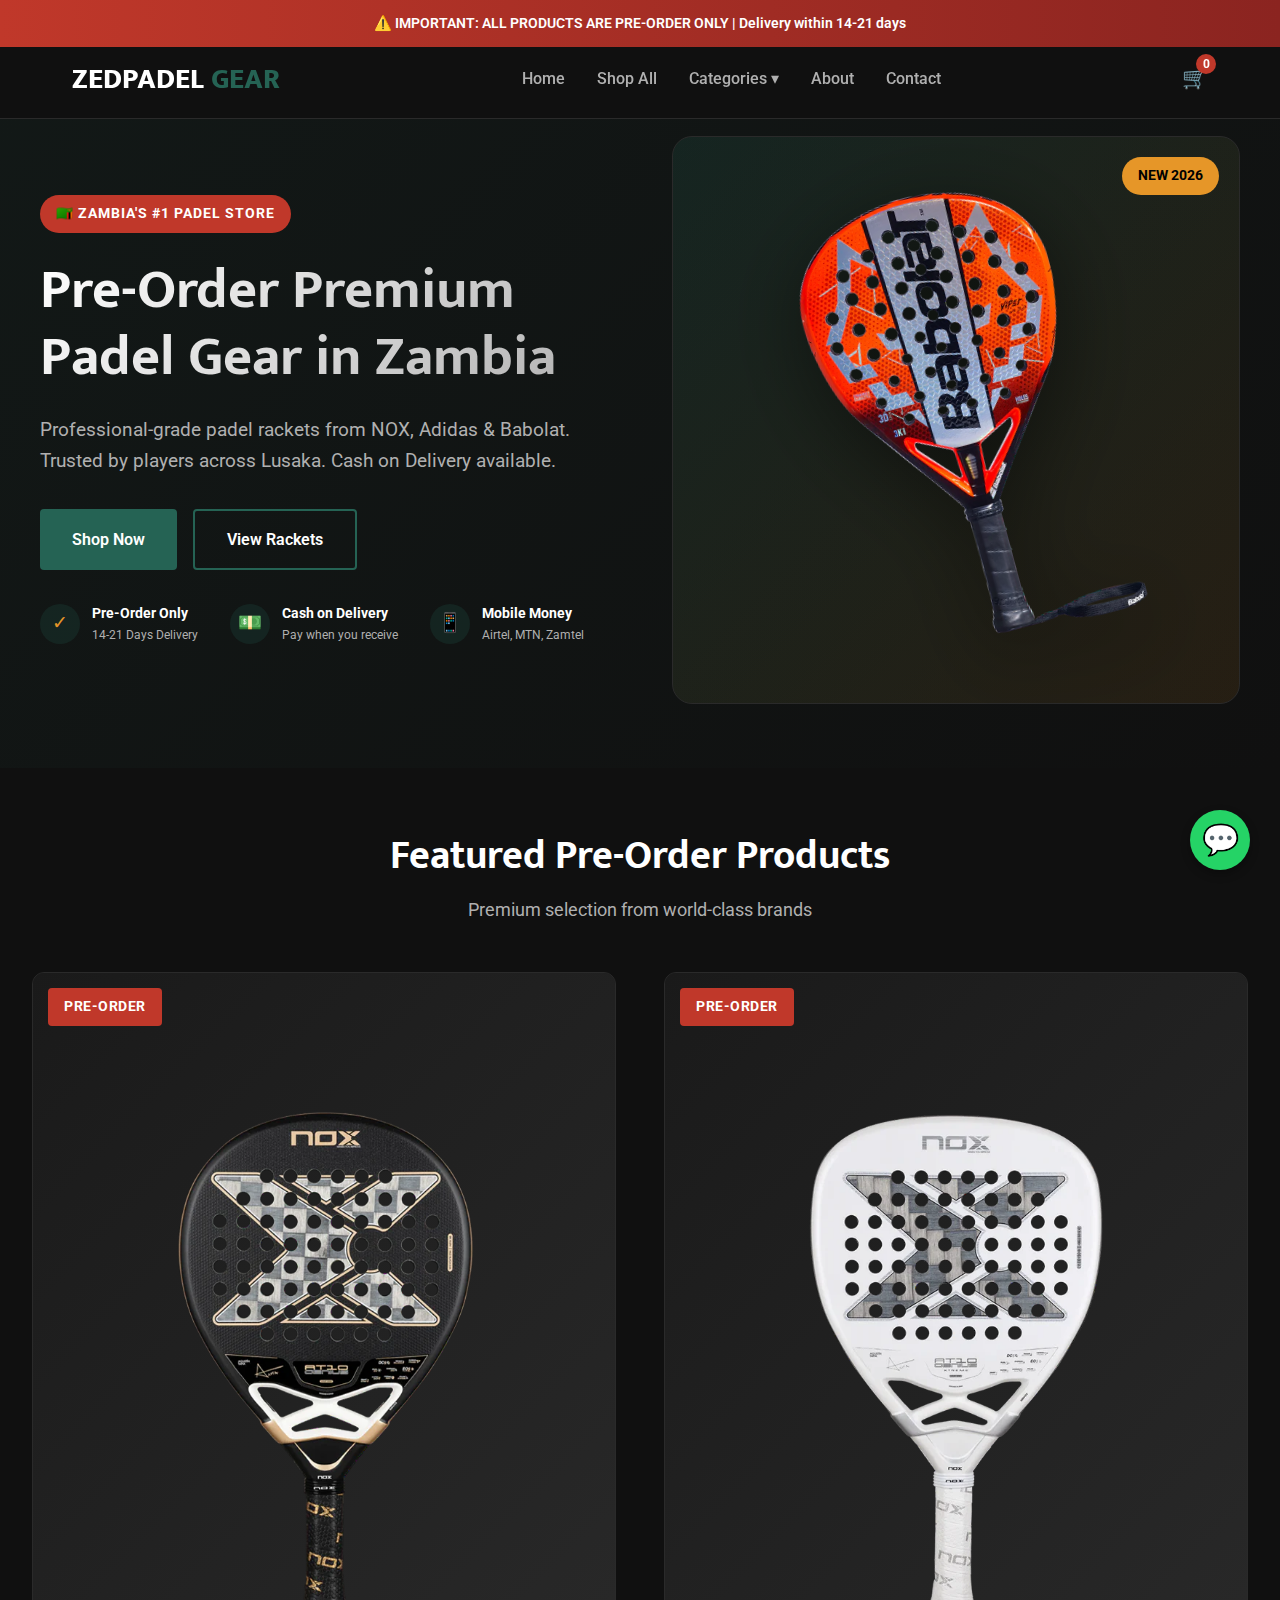
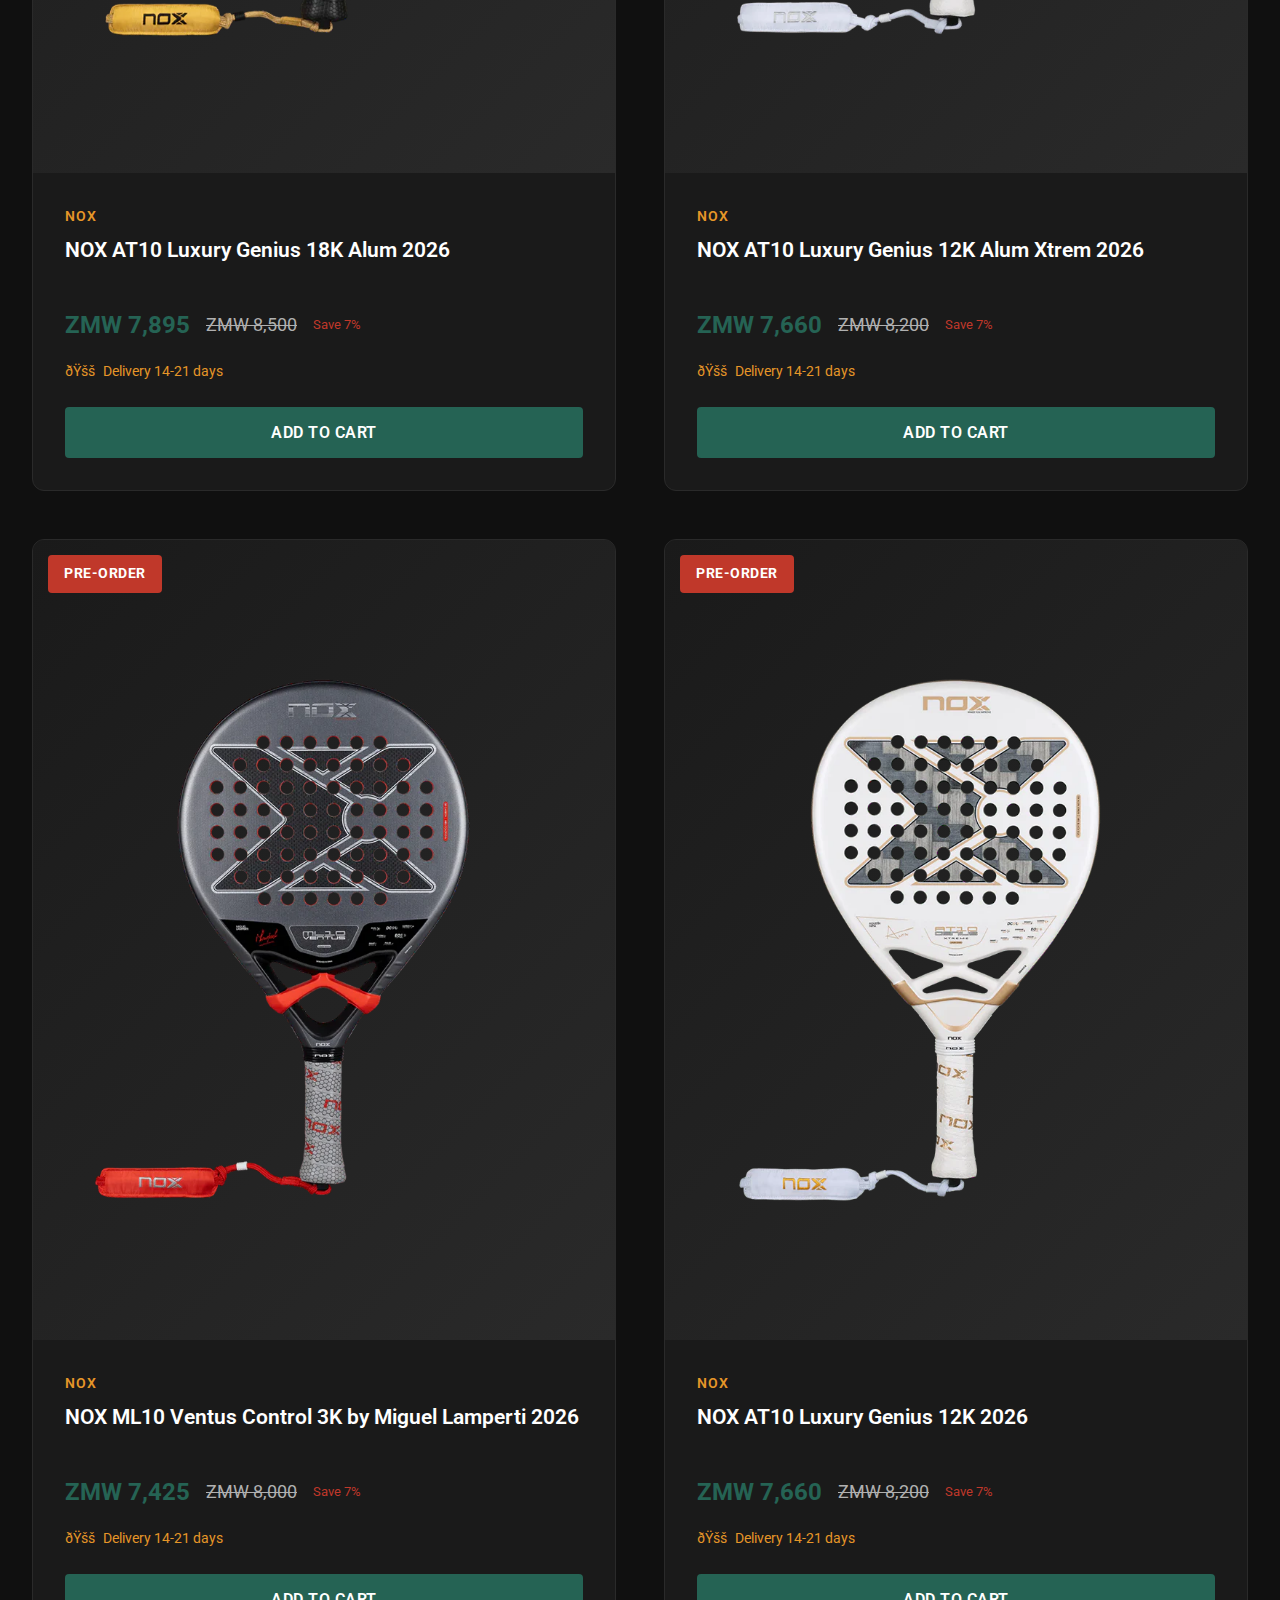
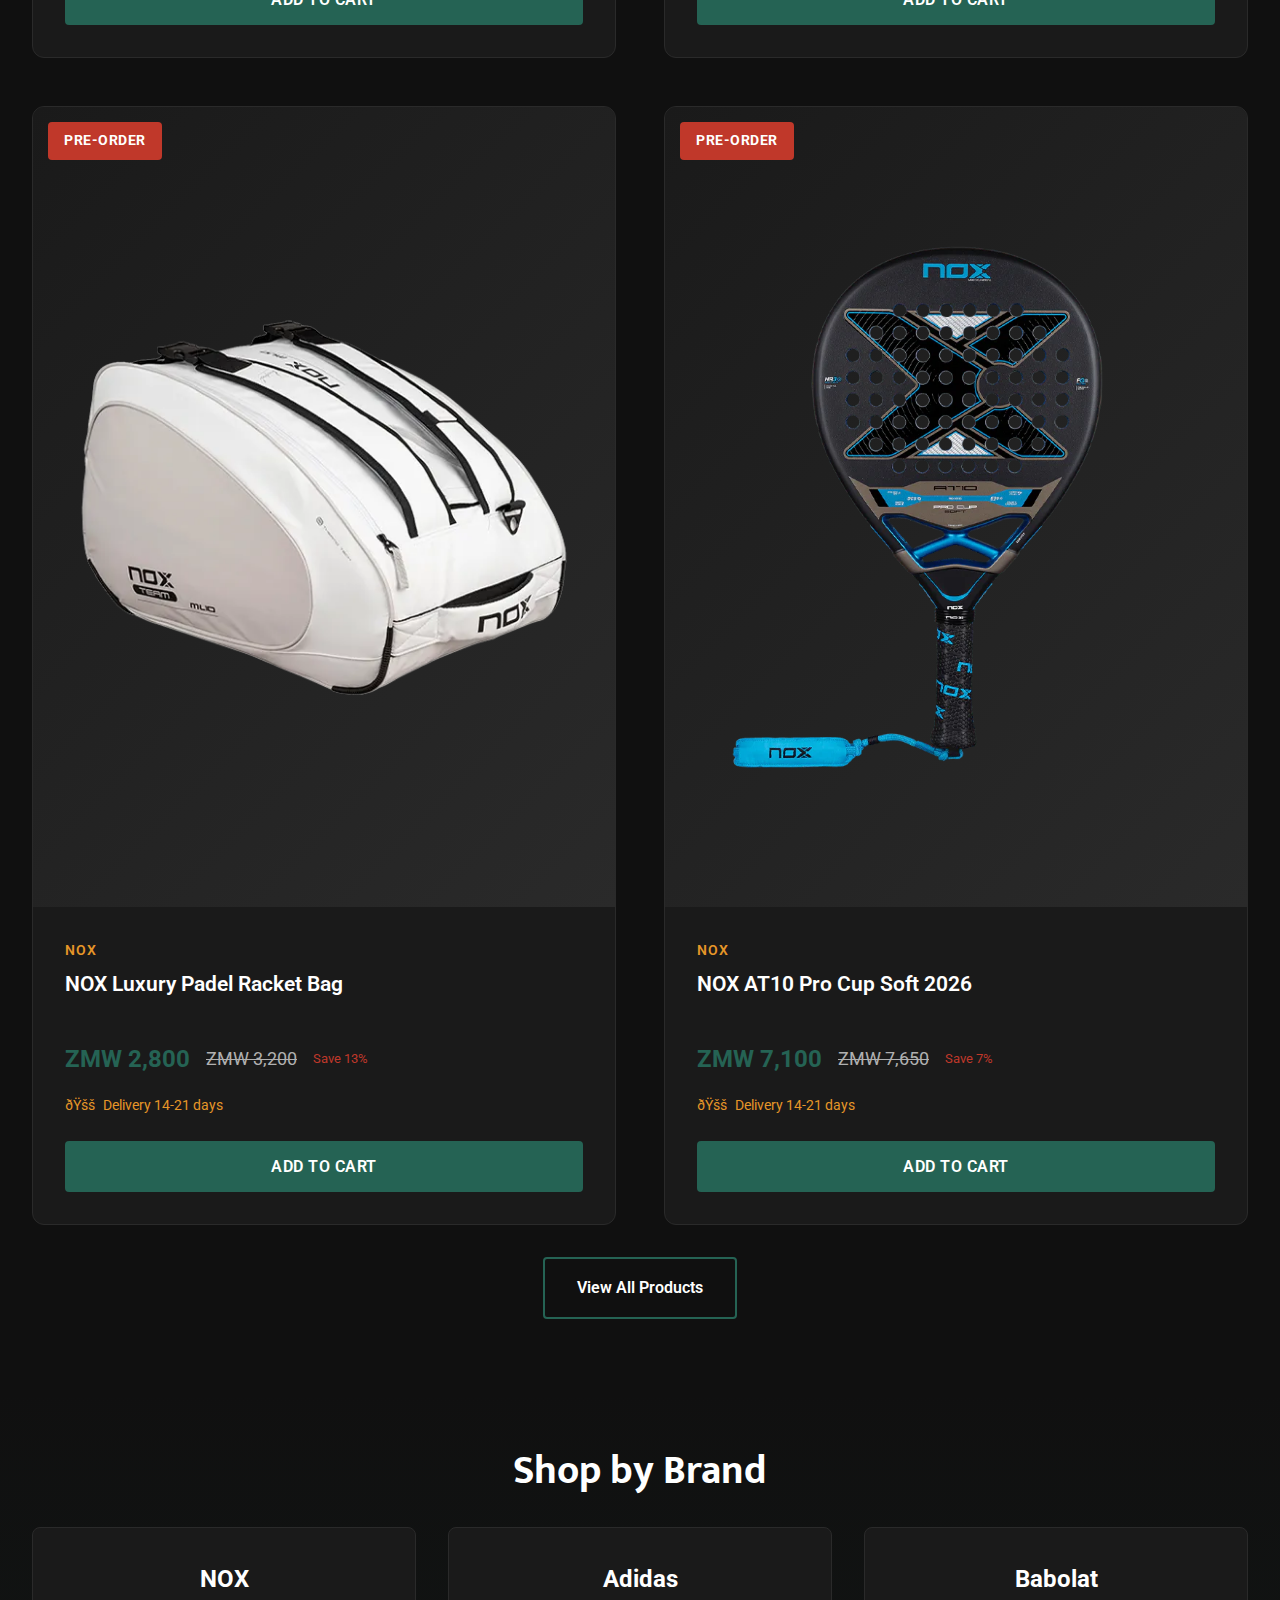
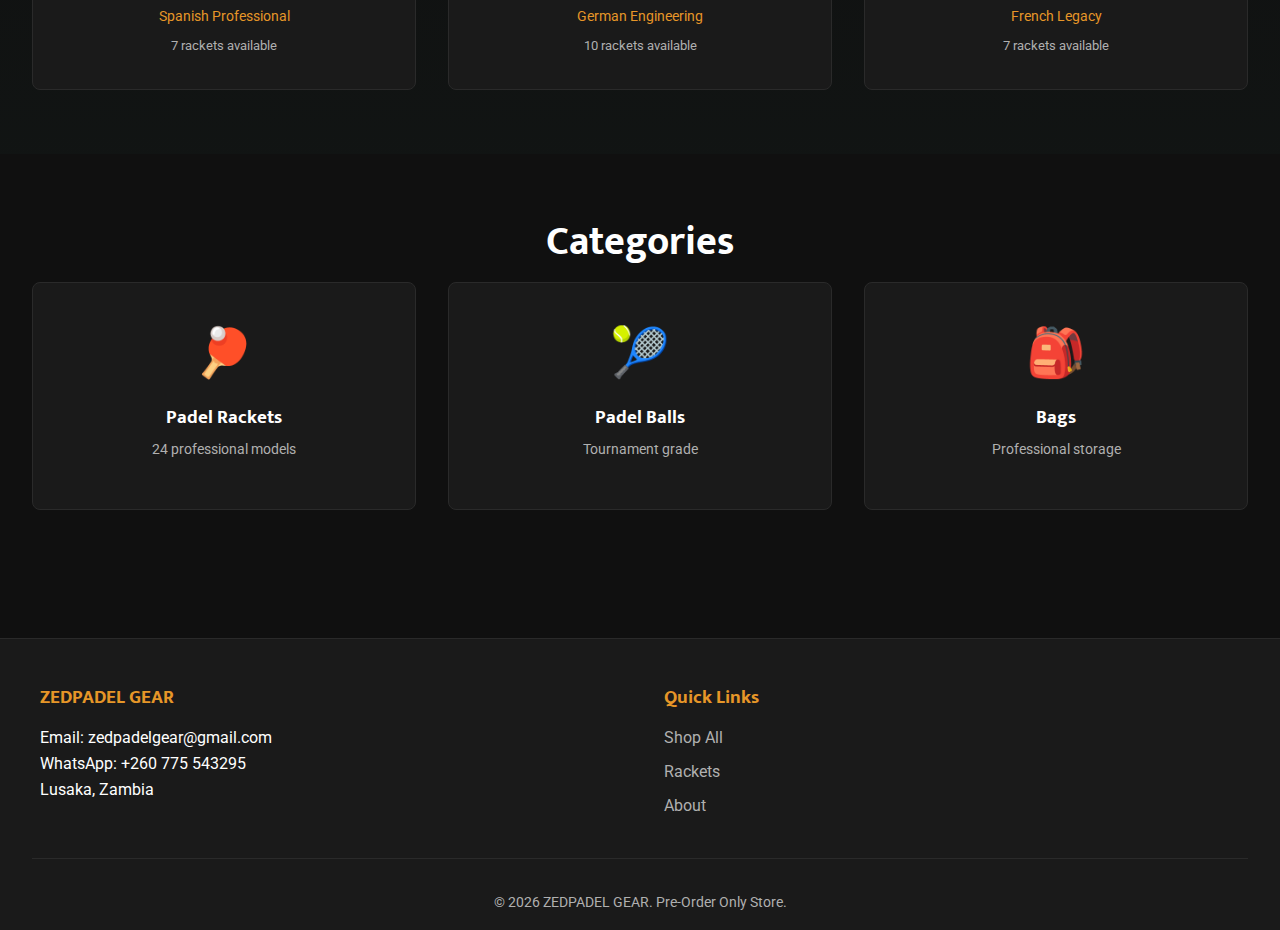
<file: index.html>
<!DOCTYPE html>
<html lang="en">
<head>
    <meta charset="UTF-8">
    <meta name="viewport" content="width=device-width, initial-scale=1.0">
    <title>ZEDPADEL GEAR | Premium Padel Equipment Zambia</title>
    <meta name="description" content="Zambia's premier padel sports equipment store. Pre-order premium rackets from NOX, Adidas & Babolat. Cash on Delivery & Mobile Money accepted.">
    <link rel="preconnect" href="https://fonts.googleapis.com">
    <link rel="preconnect" href="https://fonts.gstatic.com" crossorigin>
    <link href="https://fonts.googleapis.com/css2?family=Mukta:wght@400;600;700;800&family=Roboto:wght@300;400;500;700&display=swap" rel="stylesheet">
    <link rel="stylesheet" href="css/style.css">
</head>
<body>

    <div class="preorder-banner">
        ⚠️ IMPORTANT: ALL PRODUCTS ARE PRE-ORDER ONLY | Delivery within 14-21 days
    </div>

    <header>
        <nav>
            <a href="index.html" class="logo">ZEDPADEL <span>GEAR</span></a>
            
            <ul class="nav-links" id="navLinks">
                <li><a href="index.html">Home</a></li>
                <li><a href="shop.html">Shop All</a></li>
                <li class="dropdown">
                    <a href="categories.html">Categories ▾</a>
                    <div class="dropdown-content">
                        <a href="rackets.html">Padel Rackets</a>
                        <a href="balls.html">Padel Balls</a>
                        <a href="bags.html">Bags & Backpacks</a>
                        <a href="accessories.html">Accessories</a>
                    </div>
                </li>
                <li><a href="about.html">About</a></li>
                <li><a href="contact.html">Contact</a></li>
            </ul>

            <div class="nav-icons">
                <div class="cart-icon" onclick="window.location.href='cart.html'" style="cursor: pointer;">
                    🛒
                    <span class="cart-count" id="cartCount">0</span>
                </div>
                <div class="mobile-menu" id="mobileMenu">☰</div>
            </div>
        </nav>
    </header>

    <main>
        <section class="hero">
            <div class="hero-content">
                <div class="hero-text">
                    <span class="hero-badge">🇿🇲 Zambia's #1 Padel Store</span>
                    <h1>Pre-Order Premium Padel Gear in Zambia</h1>
                    <p>Professional-grade padel rackets from NOX, Adidas & Babolat. Trusted by players across Lusaka. Cash on Delivery available.</p>
                    
                    <div class="hero-buttons">
                        <a href="shop.html" class="btn btn-primary">Shop Now</a>
                        <a href="rackets.html" class="btn btn-secondary">View Rackets</a>
                    </div>

                    <div class="trust-badges">
                        <div class="trust-badge">
                            <span>✓</span>
                            <div><strong>Pre-Order Only</strong><small>14-21 Days Delivery</small></div>
                        </div>
                        <div class="trust-badge">
                            <span>💵</span>
                            <div><strong>Cash on Delivery</strong><small>Pay when you receive</small></div>
                        </div>
                        <div class="trust-badge">
                            <span>📱</span>
                            <div><strong>Mobile Money</strong><small>Airtel, MTN, Zamtel</small></div>
                        </div>
                    </div>
                </div>
                
                <div class="hero-visual">
                    <div class="racket-showcase">
                        <div class="floating-badge">NEW 2026</div>
                        <img src="Img/PalaBabolatViper3.02026JuanLebron_1.png" alt="Featured Racket" class="hero-racket">
                    </div>
                </div>
            </div>
        </section>

        <section class="section">
            <h2 class="section-title">Featured Pre-Order Products</h2>
            <p class="section-subtitle">Premium selection from world-class brands</p>
            
            <div class="products-grid" id="featuredProducts">
                <!-- Products loaded via JS -->
            </div>

            <div class="text-center mt-2">
                <a href="shop.html" class="btn btn-secondary">View All Products</a>
            </div>
        </section>

        <section class="section" style="background: linear-gradient(to bottom, transparent, rgba(37,99,84,0.05));">
            <h2 class="section-title">Shop by Brand</h2>
            
            <div class="brands-grid">
                <div class="brand-card" onclick="window.location.href='shop.html?brand=NOX'">
                    <div class="brand-logo">NOX</div>
                    <div class="brand-origin">Spanish Professional</div>
                    <div class="brand-desc">7 rackets available</div>
                </div>
                <div class="brand-card" onclick="window.location.href='shop.html?brand=Adidas'">
                    <div class="brand-logo">Adidas</div>
                    <div class="brand-origin">German Engineering</div>
                    <div class="brand-desc">10 rackets available</div>
                </div>
                <div class="brand-card" onclick="window.location.href='shop.html?brand=Babolat'">
                    <div class="brand-logo">Babolat</div>
                    <div class="brand-origin">French Legacy</div>
                    <div class="brand-desc">7 rackets available</div>
                </div>
            </div>
        </section>

        <section class="section">
            <h2 class="section-title">Categories</h2>
            <div class="categories-grid-large">
                <div class="category-card-large" onclick="window.location.href='rackets.html'">
                    <div class="category-icon">🏓</div>
                    <h3>Padel Rackets</h3>
                    <p>24 professional models</p>
                </div>
                <div class="category-card-large" onclick="window.location.href='balls.html'">
                    <div class="category-icon">🎾</div>
                    <h3>Padel Balls</h3>
                    <p>Tournament grade</p>
                </div>
                <div class="category-card-large" onclick="window.location.href='bags.html'">
                    <div class="category-icon">🎒</div>
                    <h3>Bags</h3>
                    <p>Professional storage</p>
                </div>
            </div>
        </section>
    </main>

    <footer>
        <div class="footer-content">
            <div class="footer-section">
                <h3>ZEDPADEL GEAR</h3>
                <p>Email: zedpadelgear@gmail.com<br>
                WhatsApp: +260 775 543295<br>
                Lusaka, Zambia</p>
            </div>
            <div class="footer-section">
                <h3>Quick Links</h3>
                <a href="shop.html">Shop All</a>
                <a href="rackets.html">Rackets</a>
                <a href="about.html">About</a>
            </div>
        </div>
        <div class="footer-bottom">
            <p>&copy; 2026 ZEDPADEL GEAR. Pre-Order Only Store.</p>
        </div>
    </footer>

    <a href="https://wa.me/260775543295" class="whatsapp-float" target="_blank">💬</a>

    <script src="js/products-nox.js"></script>
    <script src="js/products-adidas.js"></script>
    <script src="js/products-babolat.js"></script>
    <script src="js/main.js"></script>
</body>
</html>
</file>
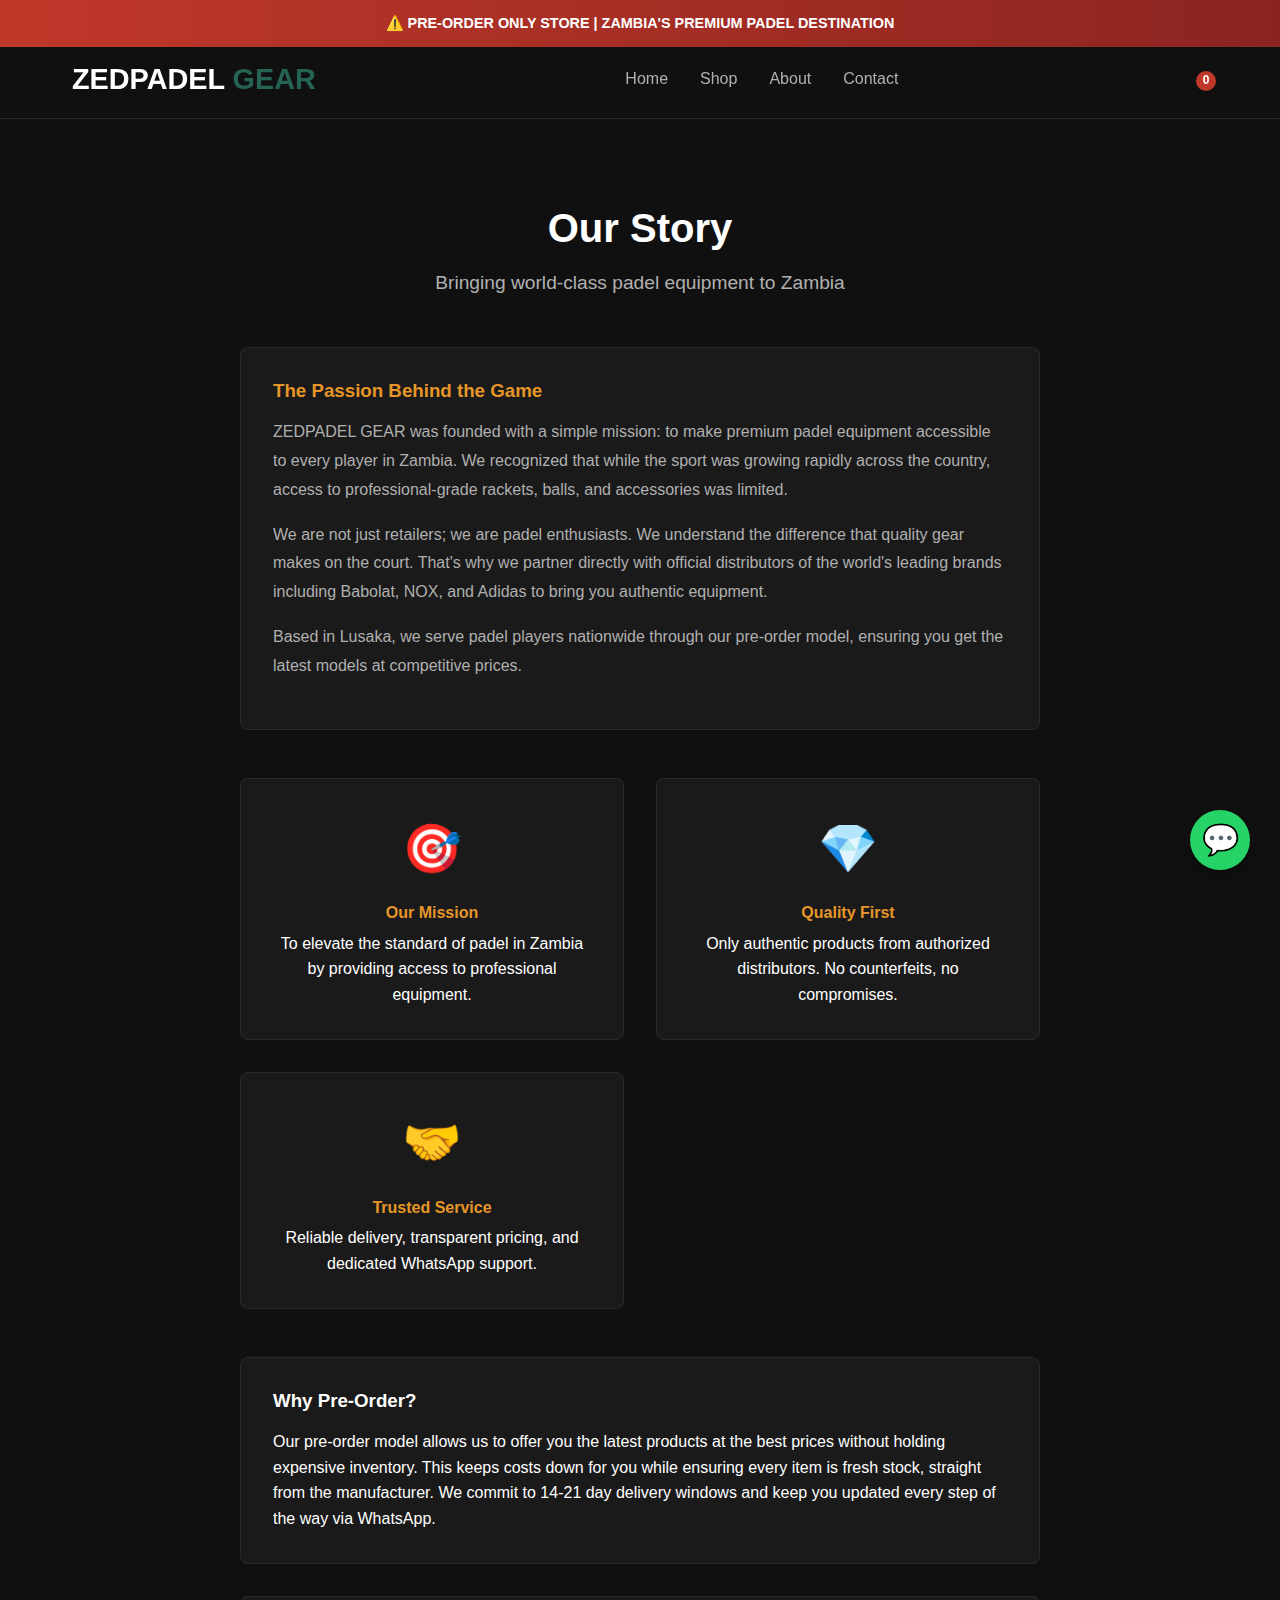
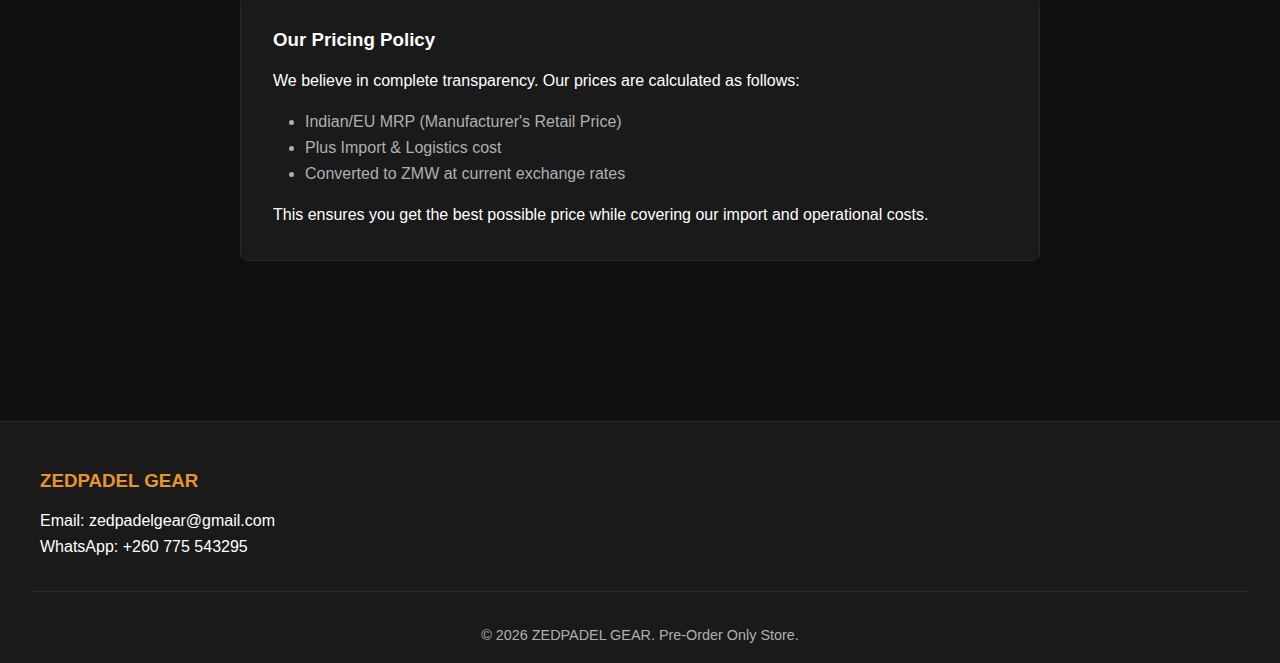
<file: about.html>
<!DOCTYPE html>
<html lang="en">
<head>
    <meta charset="UTF-8">
    <meta name="viewport" content="width=device-width, initial-scale=1.0">
    <title>About Us | ZEDPADEL GEAR - Zambia</title>
    <link rel="stylesheet" href="css/style.css">
</head>
<body>
    <div class="preorder-banner">
        ⚠️ PRE-ORDER ONLY STORE | ZAMBIA'S PREMIUM PADEL DESTINATION
    </div>

    <header>
        <nav>
            <a href="index.html" class="logo">ZEDPADEL <span>GEAR</span></a>
            <ul class="nav-links" id="navLinks">
                <li><a href="index.html">Home</a></li>
                <li><a href="shop.html">Shop</a></li>
                <li><a href="about.html">About</a></li>
                <li><a href="contact.html">Contact</a></li>
            </ul>
            <div class="nav-icons">
                <div class="cart-icon" onclick="window.location.href='cart.html'" style="cursor: pointer;">
                    <span class="cart-count" id="cartCount">0</span>
                </div>
                <div class="mobile-menu" id="mobileMenu">☰</div>
            </div>
        </nav>
    </header>

    <main style="margin-top: 140px;">
        <section class="section">
            <div class="about-container">
                <h1 class="section-title">Our Story</h1>
                <p class="lead-text">Bringing world-class padel equipment to Zambia</p>

                <div class="story-card">
                    <h3 style="color: var(--accent-yellow); margin-bottom: 1rem;">The Passion Behind the Game</h3>
                    <p>ZEDPADEL GEAR was founded with a simple mission: to make premium padel equipment accessible to every player in Zambia. We recognized that while the sport was growing rapidly across the country, access to professional-grade rackets, balls, and accessories was limited.</p>
                    
                    <p>We are not just retailers; we are padel enthusiasts. We understand the difference that quality gear makes on the court. That's why we partner directly with official distributors of the world's leading brands including Babolat, NOX, and Adidas to bring you authentic equipment.</p>
                    
                    <p>Based in Lusaka, we serve padel players nationwide through our pre-order model, ensuring you get the latest models at competitive prices.</p>
                </div>

                <div class="values-grid">
                    <div class="value-card">
                        <div class="value-icon">🎯</div>
                        <h4>Our Mission</h4>
                        <p>To elevate the standard of padel in Zambia by providing access to professional equipment.</p>
                    </div>
                    <div class="value-card">
                        <div class="value-icon">💎</div>
                        <h4>Quality First</h4>
                        <p>Only authentic products from authorized distributors. No counterfeits, no compromises.</p>
                    </div>
                    <div class="value-card">
                        <div class="value-icon">🤝</div>
                        <h4>Trusted Service</h4>
                        <p>Reliable delivery, transparent pricing, and dedicated WhatsApp support.</p>
                    </div>
                </div>

                <div class="why-preorder">
                    <h3 style="margin-bottom: 1rem;">Why Pre-Order?</h3>
                    <p>Our pre-order model allows us to offer you the latest products at the best prices without holding expensive inventory. This keeps costs down for you while ensuring every item is fresh stock, straight from the manufacturer. We commit to 14-21 day delivery windows and keep you updated every step of the way via WhatsApp.</p>
                </div>

                <div class="pricing-explained">
                    <h3 style="margin-bottom: 1rem;">Our Pricing Policy</h3>
                    <p>We believe in complete transparency. Our prices are calculated as follows:</p>
                    <ul style="margin: 1rem 0; padding-left: 2rem; color: var(--text-gray);">
                        <li>Indian/EU MRP (Manufacturer's Retail Price)</li>
                        <li>Plus Import & Logistics cost</li>
                        <li>Converted to ZMW at current exchange rates</li>
                    </ul>
                    <p>This ensures you get the best possible price while covering our import and operational costs.</p>
                </div>
            </div>
        </section>
    </main>

    <footer>
        <div class="footer-content">
            <div class="footer-section">
                <h3>ZEDPADEL GEAR</h3>
                <p>Email: zedpadelgear@gmail.com<br>WhatsApp: +260 775 543295</p>
            </div>
        </div>
        <div class="footer-bottom">
            <p>&copy; 2026 ZEDPADEL GEAR. Pre-Order Only Store.</p>
        </div>
    </footer>

    <a href="https://wa.me/260775543295" class="whatsapp-float" target="_blank">💬</a>

    <script src="js/products-nox.js"></script>
    <script src="js/products-adidas.js"></script>
    <script src="js/products-babolat.js"></script>
    <script src="js/main.js"></script>
    <script>
        document.addEventListener('DOMContentLoaded', () => {
            updateCartCount();
            document.getElementById('mobileMenu').addEventListener('click', () => {
                document.getElementById('navLinks').classList.toggle('active');
            });
        });
    </script>
</body>
</html>
</file>
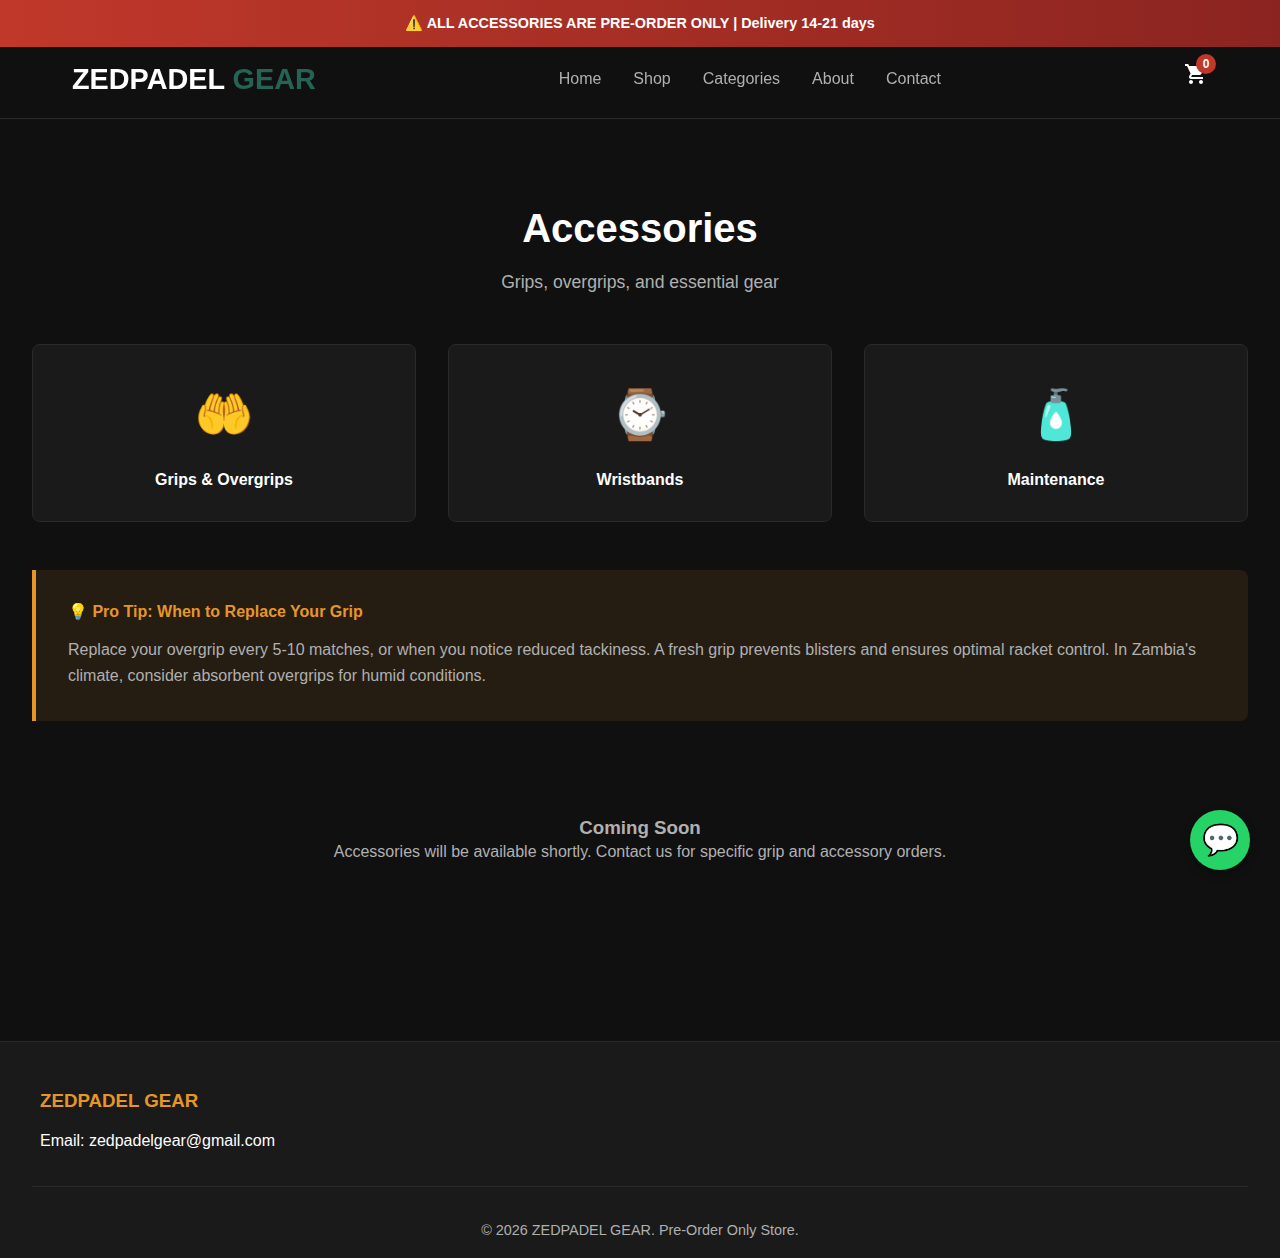
<file: accessories .html>
<!DOCTYPE html>
<html lang="en">
<head>
    <meta charset="UTF-8">
    <meta name="viewport" content="width=device-width, initial-scale=1.0">
    <title>Accessories | ZEDPADEL GEAR - Zambia</title>
    <link rel="stylesheet" href="css/style.css">
</head>
<body>
    <div class="preorder-banner">⚠️ ALL ACCESSORIES ARE PRE-ORDER ONLY | Delivery 14-21 days</div>

    <header>
        <nav>
            <a href="index.html" class="logo">ZEDPADEL <span>GEAR</span></a>
            <ul class="nav-links" id="navLinks">
                <li><a href="index.html">Home</a></li>
                <li><a href="shop.html">Shop</a></li>
                <li><a href="categories.html">Categories</a></li>
                <li><a href="about.html">About</a></li>
                <li><a href="contact.html">Contact</a></li>
            </ul>
            <div class="nav-icons">
                <div class="cart-icon" onclick="window.location.href='cart.html'" style="cursor: pointer;">
                    <svg width="24" height="24" fill="currentColor" viewBox="0 0 24 24"><path d="M7 18c-1.1 0-1.99.9-1.99 2S5.9 22 7 22s2-.9 2-2-.9-2-2-2zM1 2v2h2l3.6 7.59-1.35 2.45c-.16.28-.25.61-.25.96 0 1.1.9 2 2 2h12v-2H7.42c-.14 0-.25-.11-.25-.25l.03-.12.9-1.63h7.45c.75 0 1.41-.41 1.75-1.03l3.58-6.49c.08-.14.12-.31.12-.48 0-.55-.45-1-1-1H5.21l-.94-2H1zm16 16c-1.1 0-1.99.9-1.99 2s.89 2 1.99 2 2-.9 2-2-.9-2-2-2z"/></svg>
                    <span class="cart-count" id="cartCount">0</span>
                </div>
                <div class="mobile-menu" id="mobileMenu">☰</div>
            </div>
        </nav>
    </header>

    <main style="margin-top: 140px;">
        <section class="section">
            <h1 class="section-title">Accessories</h1>
            <p class="section-subtitle">Grips, overgrips, and essential gear</p>

            <div class="sub-categories" style="margin-bottom: 3rem; display: grid; grid-template-columns: repeat(auto-fit, minmax(200px, 1fr)); gap: 2rem;">
                <div class="sub-cat-card" style="background: var(--card-bg); padding: 2rem; border-radius: 8px; text-align: center; border: 1px solid var(--border-color);">
                    <span style="font-size: 3rem; display: block; margin-bottom: 1rem;">🤲</span>
                    <h4>Grips & Overgrips</h4>
                </div>
                <div class="sub-cat-card" style="background: var(--card-bg); padding: 2rem; border-radius: 8px; text-align: center; border: 1px solid var(--border-color);">
                    <span style="font-size: 3rem; display: block; margin-bottom: 1rem;">⌚</span>
                    <h4>Wristbands</h4>
                </div>
                <div class="sub-cat-card" style="background: var(--card-bg); padding: 2rem; border-radius: 8px; text-align: center; border: 1px solid var(--border-color);">
                    <span style="font-size: 3rem; display: block; margin-bottom: 1rem;">🧴</span>
                    <h4>Maintenance</h4>
                </div>
            </div>

            <div class="pro-tip-box" style="background: rgba(230, 150, 40, 0.1); border-left: 4px solid var(--accent-yellow); padding: 2rem; margin-bottom: 3rem; border-radius: 0 8px 8px 0;">
                <h4 style="color: var(--accent-yellow); margin-bottom: 1rem;">💡 Pro Tip: When to Replace Your Grip</h4>
                <p style="color: var(--text-gray);">Replace your overgrip every 5-10 matches, or when you notice reduced tackiness. A fresh grip prevents blisters and ensures optimal racket control. In Zambia's climate, consider absorbent overgrips for humid conditions.</p>
            </div>

            <div class="products-grid" id="accessoriesGrid"></div>
            
            <div id="noResults" class="no-results show">
                <h3>Coming Soon</h3>
                <p>Accessories will be available shortly. Contact us for specific grip and accessory orders.</p>
            </div>
        </section>
    </main>

    <footer>
        <div class="footer-content">
            <div class="footer-section">
                <h3>ZEDPADEL GEAR</h3>
                <p>Email: zedpadelgear@gmail.com</p>
            </div>
        </div>
        <div class="footer-bottom">
            <p>&copy; 2026 ZEDPADEL GEAR. Pre-Order Only Store.</p>
        </div>
    </footer>

    <a href="https://wa.me/260775543295" class="whatsapp-float" target="_blank">💬</a>

    <script src="js/products-nox.js"></script>
    <script src="js/products-adidas.js"></script>
    <script src="js/products-babolat.js"></script>
    <script src="js/main.js"></script>
    <script>
        document.addEventListener('DOMContentLoaded', () => {
            const grid = document.getElementById('accessoriesGrid');
            const accessories = window.products.filter(p => p.category === 'accessories');
            
            if (accessories.length === 0) {
                document.getElementById('noResults').classList.add('show');
            } else {
                document.getElementById('noResults').style.display = 'none';
                grid.innerHTML = accessories.map(p => createProductCard(p)).join('');
            }
            updateCartCount();
            
            document.getElementById('mobileMenu').addEventListener('click', () => {
                document.getElementById('navLinks').classList.toggle('active');
            });
        });
    </script>
</body>
</html>
</file>
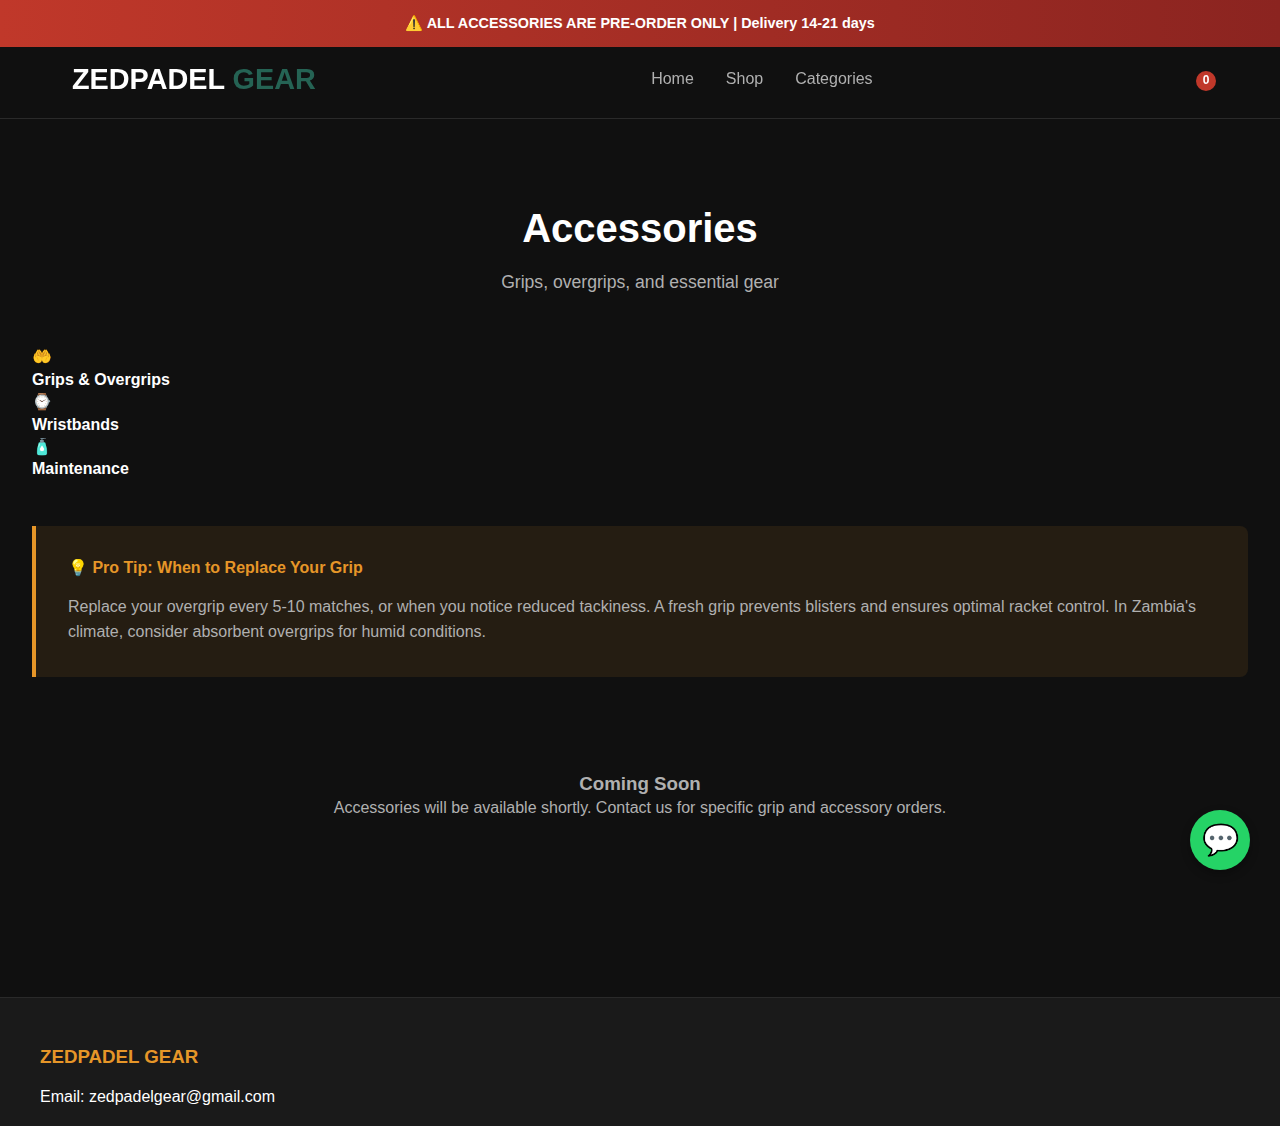
<file: accessories.html>
<!DOCTYPE html>
<html lang="en">
<head>
    <meta charset="UTF-8">
    <meta name="viewport" content="width=device-width, initial-scale=1.0">
    <title>Accessories | ZEDPADEL GEAR - Zambia</title>
    <link rel="stylesheet" href="css/style.css">
</head>
<body>
    <div class="preorder-banner">⚠️ ALL ACCESSORIES ARE PRE-ORDER ONLY | Delivery 14-21 days</div>

    <header>
        <nav>
            <a href="index.html" class="logo">ZEDPADEL <span>GEAR</span></a>
            <ul class="nav-links" id="navLinks">
                <li><a href="index.html">Home</a></li>
                <li><a href="shop.html">Shop</a></li>
                <li><a href="categories.html">Categories</a></li>
            </ul>
            <div class="nav-icons">
                <div class="cart-icon" onclick="window.location.href='cart.html'">
                    <span class="cart-count" id="cartCount">0</span>
                </div>
                <div class="mobile-menu" id="mobileMenu">☰</div>
            </div>
        </nav>
    </header>

    <main style="margin-top: 140px;">
        <section class="section">
            <h1 class="section-title">Accessories</h1>
            <p class="section-subtitle">Grips, overgrips, and essential gear</p>

            <div class="sub-categories" style="margin-bottom: 3rem;">
                <div class="sub-cat-card">
                    <span class="sub-cat-icon">🤲</span>
                    <h4>Grips & Overgrips</h4>
                </div>
                <div class="sub-cat-card">
                    <span class="sub-cat-icon">⌚</span>
                    <h4>Wristbands</h4>
                </div>
                <div class="sub-cat-card">
                    <span class="sub-cat-icon">🧴</span>
                    <h4>Maintenance</h4>
                </div>
            </div>

            <div class="pro-tip-box" style="background: rgba(230, 150, 40, 0.1); border-left: 4px solid var(--accent-yellow); padding: 2rem; margin-bottom: 3rem; border-radius: 0 8px 8px 0;">
                <h4 style="color: var(--accent-yellow); margin-bottom: 1rem;">💡 Pro Tip: When to Replace Your Grip</h4>
                <p style="color: var(--text-gray);">Replace your overgrip every 5-10 matches, or when you notice reduced tackiness. A fresh grip prevents blisters and ensures optimal racket control. In Zambia's climate, consider absorbent overgrips for humid conditions.</p>
            </div>

            <div class="products-grid" id="accessoriesGrid"></div>
            
            <div id="noResults" class="no-results" style="display: none;">
                <h3>Coming Soon</h3>
                <p>Accessories will be available shortly. Contact us for specific grip and accessory orders.</p>
            </div>
        </section>
    </main>

    <footer>
        <div class="footer-content">
            <div class="footer-section">
                <h3>ZEDPADEL GEAR</h3>
                <p>Email: zedpadelgear@gmail.com</p>
            </div>
        </div>
    </footer>

    <a href="https://wa.me/260775543295" class="whatsapp-float" target="_blank">💬</a>

    <script src="js/main.js"></script>
    <script>
        document.addEventListener('DOMContentLoaded', () => {
            const grid = document.getElementById('accessoriesGrid');
            const accessories = products.filter(p => p.category === 'accessories');
            
            if (accessories.length === 0) {
                document.getElementById('noResults').style.display = 'block';
            } else {
                grid.innerHTML = accessories.map(p => createProductCard(p)).join('');
            }
            updateCartCount();
            
            document.getElementById('mobileMenu').addEventListener('click', () => {
                document.getElementById('navLinks').classList.toggle('active');
            });
        });
    </script>
</body>
</html>
</file>
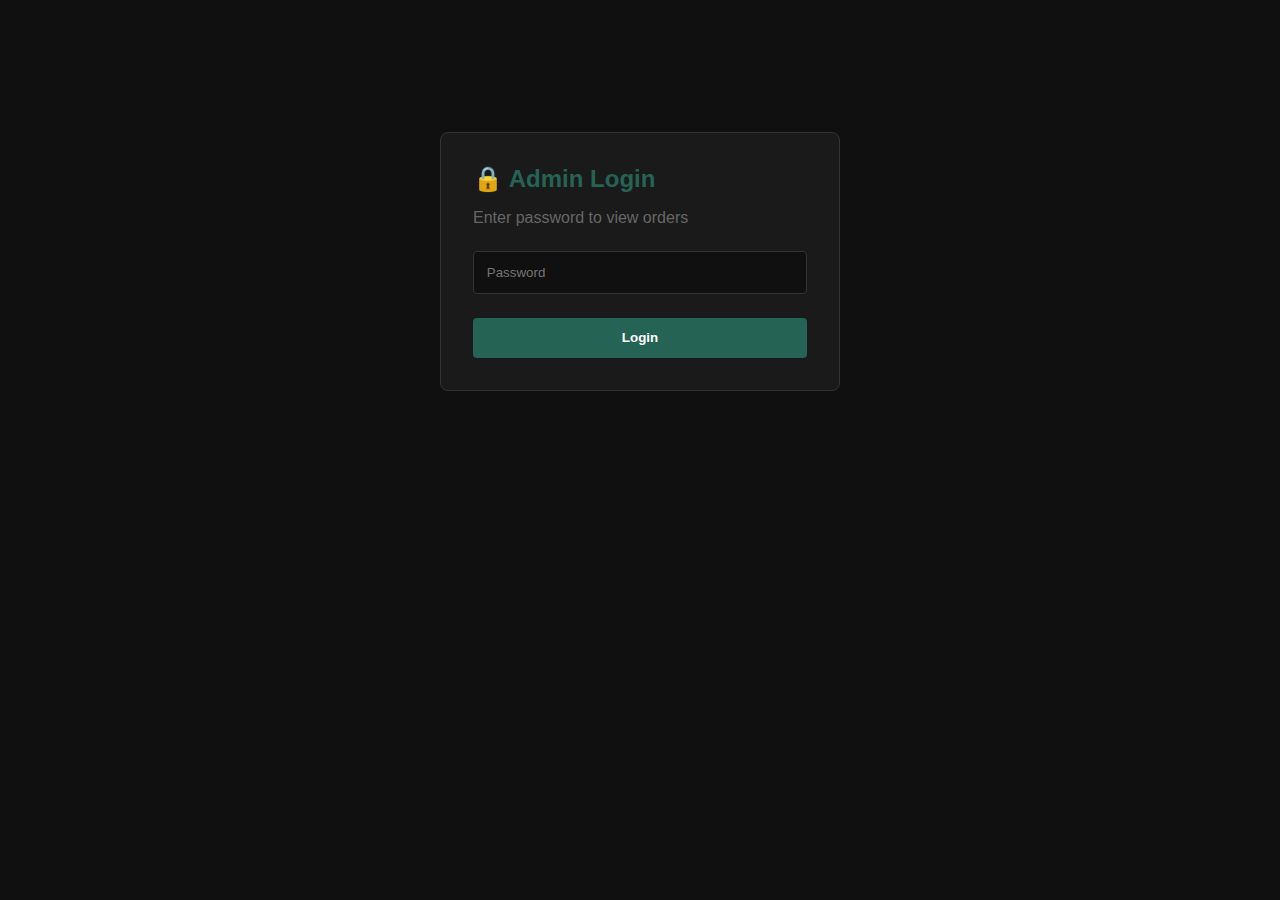
<file: admin.html>
<!DOCTYPE html>
<html lang="en">
<head>
    <meta charset="UTF-8">
    <meta name="viewport" content="width=device-width, initial-scale=1.0">
    <title>Admin - Orders | ZEDPADEL GEAR</title>
    <style>
        * { margin: 0; padding: 0; box-sizing: border-box; }
        body { 
            font-family: 'Segoe UI', sans-serif; 
            background: #101010; 
            color: #fff; 
            padding: 2rem; 
        }
        h1 { color: #256354; margin-bottom: 0.5rem; }
        .subtitle { color: #666; margin-bottom: 2rem; }
        .stats { 
            display: grid; 
            grid-template-columns: repeat(auto-fit, minmax(200px, 1fr)); 
            gap: 1rem; 
            margin-bottom: 2rem; 
        }
        .stat-card { 
            background: #1a1a1a; 
            padding: 1.5rem; 
            border-radius: 8px; 
            border-left: 4px solid #256354; 
        }
        .stat-card h3 { color: #E69628; font-size: 2rem; }
        .stat-card p { color: #999; }
        .order { 
            background: #1a1a1a; 
            padding: 1.5rem; 
            margin-bottom: 1rem; 
            border-radius: 8px; 
            border: 1px solid #333; 
        }
        .order-header { 
            display: flex; 
            justify-content: space-between; 
            align-items: center;
            margin-bottom: 1rem; 
            padding-bottom: 0.5rem; 
            border-bottom: 1px solid #333; 
        }
        .order-id { color: #E69628; font-weight: bold; font-size: 1.2rem; }
        .status { 
            padding: 0.25rem 0.75rem; 
            border-radius: 20px; 
            font-size: 0.85rem; 
            font-weight: bold;
        }
        .status-pending { background: #C0382A; color: white; }
        .status-completed { background: #256354; color: white; }
        .customer-info { margin-bottom: 1rem; color: #ccc; }
        .customer-info strong { color: #fff; }
        .items-list { margin: 1rem 0; padding-left: 1rem; color: #999; }
        .total { 
            color: #256354; 
            font-size: 1.3rem; 
            font-weight: bold; 
            margin-top: 1rem; 
        }
        .actions { margin-top: 1rem; display: flex; gap: 0.5rem; }
        button { 
            padding: 0.5rem 1rem; 
            border: none; 
            border-radius: 4px; 
            cursor: pointer; 
            font-weight: 600; 
        }
        .btn-complete { background: #256354; color: white; }
        .btn-delete { background: #C0382A; color: white; }
        .btn-refresh { background: #E69628; color: black; margin-bottom: 2rem; }
        .empty { text-align: center; color: #666; padding: 3rem; font-size: 1.1rem; }
        .date { color: #666; font-size: 0.9rem; }
        .login-box {
            max-width: 400px;
            margin: 100px auto;
            background: #1a1a1a;
            padding: 2rem;
            border-radius: 8px;
            border: 1px solid #333;
        }
        .login-box input {
            width: 100%;
            padding: 0.8rem;
            margin: 0.5rem 0;
            background: #101010;
            border: 1px solid #333;
            color: white;
            border-radius: 4px;
        }
        .hidden { display: none; }
    </style>
</head>
<body>

    <!-- Login Screen -->
    <div id="loginScreen" class="login-box">
        <h2 style="color: #256354; margin-bottom: 1rem;">🔒 Admin Login</h2>
        <p style="color: #666; margin-bottom: 1rem;">Enter password to view orders</p>
        <input type="password" id="adminPassword" placeholder="Password" onkeypress="if(event.key==='Enter')checkPassword()">
        <button onclick="checkPassword()" style="width: 100%; background: #256354; color: white; padding: 0.8rem; margin-top: 1rem;">Login</button>
        <p id="loginError" style="color: #C0382A; margin-top: 1rem; display: none;">Incorrect password</p>
    </div>

    <!-- Admin Dashboard -->
    <div id="adminDashboard" class="hidden">
        <h1>📦 ZEDPADEL GEAR - Order Management</h1>
        <p class="subtitle">View and manage all customer orders</p>
        
        <div class="stats">
            <div class="stat-card">
                <h3 id="totalOrders">0</h3>
                <p>Total Orders</p>
            </div>
            <div class="stat-card">
                <h3 id="pendingOrders">0</h3>
                <p>Pending</p>
            </div>
            <div class="stat-card">
                <h3 id="completedOrders">0</h3>
                <p>Completed</p>
            </div>
            <div class="stat-card">
                <h3 id="totalRevenue">ZMW 0</h3>
                <p>Total Revenue</p>
            </div>
        </div>

        <button class="btn-refresh" onclick="loadOrders()">🔄 Refresh Orders</button>
        
        <div id="ordersList"></div>
    </div>

    <script>
        // Simple password protection (change this!)
        const ADMIN_PASSWORD = 'zedpadel2026';
        
        function checkPassword() {
            const input = document.getElementById('adminPassword').value;
            if (input === ADMIN_PASSWORD) {
                document.getElementById('loginScreen').classList.add('hidden');
                document.getElementById('adminDashboard').classList.remove('hidden');
                loadOrders();
                // Auto-refresh every 30 seconds
                setInterval(loadOrders, 30000);
            } else {
                document.getElementById('loginError').style.display = 'block';
            }
        }

        function loadOrders() {
            const orders = JSON.parse(localStorage.getItem('zedOrders')) || [];
            const container = document.getElementById('ordersList');
            
            // Update stats
            const pending = orders.filter(o => o.status === 'Pending').length;
            const completed = orders.filter(o => o.status === 'Completed').length;
            const revenue = orders.reduce((sum, o) => sum + (o.total || 0), 0);
            
            document.getElementById('totalOrders').textContent = orders.length;
            document.getElementById('pendingOrders').textContent = pending;
            document.getElementById('completedOrders').textContent = completed;
            document.getElementById('totalRevenue').textContent = 'ZMW ' + revenue.toLocaleString();
            
            if (orders.length === 0) {
                container.innerHTML = '<div class="empty">No orders yet. Orders will appear here when customers checkout.</div>';
                return;
            }
            
            // Show newest first
            const sortedOrders = [...orders].reverse();
            
            container.innerHTML = sortedOrders.map(order => `
                <div class="order">
                    <div class="order-header">
                        <div>
                            <span class="order-id">Order #${order.id}</span>
                            <span class="date"> • ${order.date}</span>
                        </div>
                        <span class="status status-${order.status.toLowerCase()}">${order.status}</span>
                    </div>
                    
                    <div class="customer-info">
                        <strong>👤 ${order.customer}</strong><br>
                        📞 ${order.phone}<br>
                        📧 ${order.email}<br>
                        📍 ${order.address}<br>
                        💳 ${order.payment}
                    </div>
                    
                    <div class="items-list">
                        <strong>Items:</strong><br>
                        ${(order.items || []).map(item => {
                            return `• Product ID: ${item.id} (Qty: ${item.quantity})<br>`;
                        }).join('')}
                    </div>
                    
                    <div class="total">Total: ZMW ${(order.total || 0).toLocaleString()}</div>
                    
                    <div class="actions">
                        ${order.status === 'Pending' ? 
                            `<button class="btn-complete" onclick="completeOrder('${order.id}')">✓ Mark Complete</button>` : 
                            `<button onclick="pendingOrder('${order.id}')">↩ Mark Pending</button>`
                        }
                        <button class="btn-delete" onclick="deleteOrder('${order.id}')">🗑 Delete</button>
                    </div>
                </div>
            `).join('');
        }

        function completeOrder(orderId) {
            let orders = JSON.parse(localStorage.getItem('zedOrders')) || [];
            const order = orders.find(o => o.id === orderId);
            if (order) {
                order.status = 'Completed';
                localStorage.setItem('zedOrders', JSON.stringify(orders));
                loadOrders();
            }
        }

        function pendingOrder(orderId) {
            let orders = JSON.parse(localStorage.getItem('zedOrders')) || [];
            const order = orders.find(o => o.id === orderId);
            if (order) {
                order.status = 'Pending';
                localStorage.setItem('zedOrders', JSON.stringify(orders));
                loadOrders();
            }
        }

        function deleteOrder(orderId) {
            if (!confirm('Delete this order permanently?')) return;
            let orders = JSON.parse(localStorage.getItem('zedOrders')) || [];
            orders = orders.filter(o => o.id !== orderId);
            localStorage.setItem('zedOrders', JSON.stringify(orders));
            loadOrders();
        }
    </script>
</body>
</html>
</file>
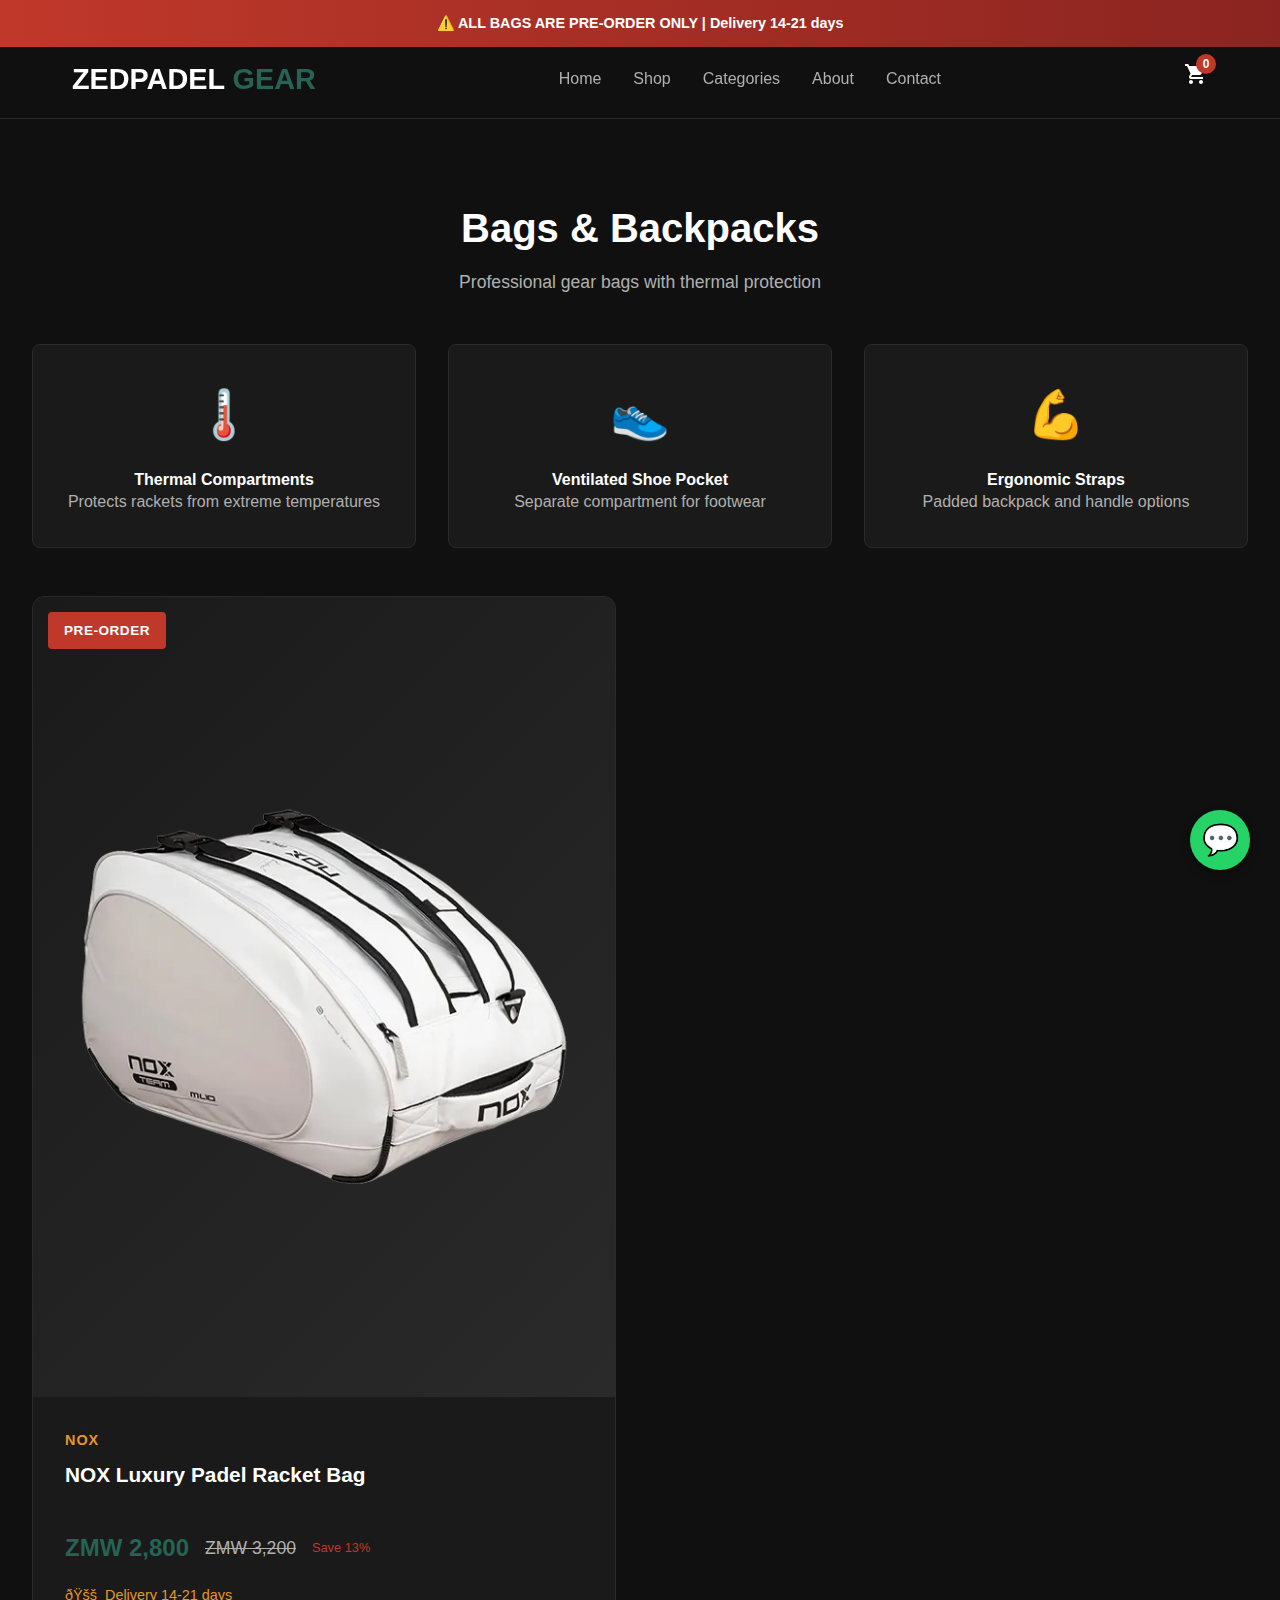
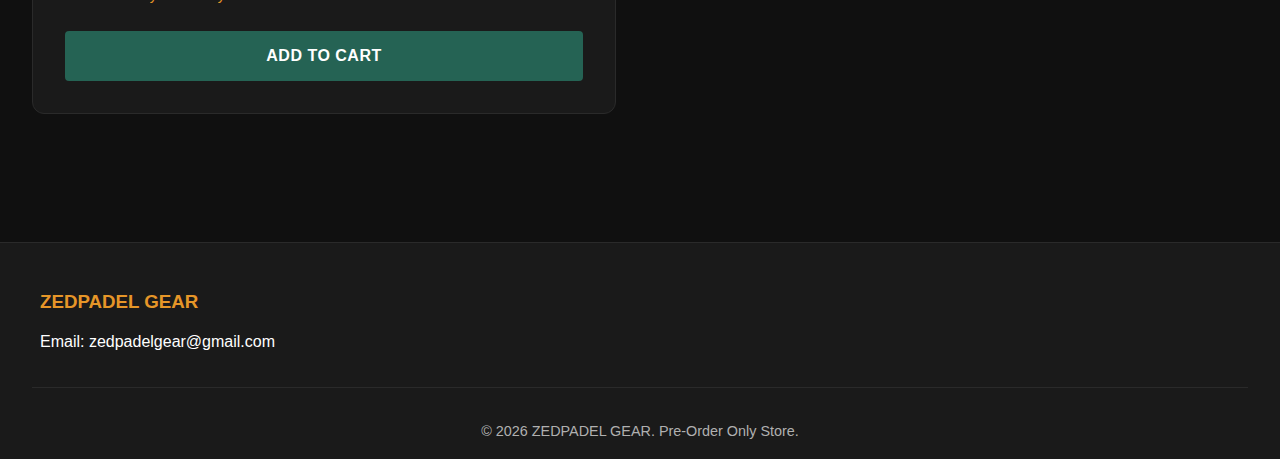
<file: bags.html>
<!DOCTYPE html>
<html lang="en">
<head>
    <meta charset="UTF-8">
    <meta name="viewport" content="width=device-width, initial-scale=1.0">
    <title>Bags & Backpacks | ZEDPADEL GEAR - Zambia</title>
    <link rel="stylesheet" href="css/style.css">
</head>
<body>
    <div class="preorder-banner">⚠️ ALL BAGS ARE PRE-ORDER ONLY | Delivery 14-21 days</div>

    <header>
        <nav>
            <a href="index.html" class="logo">ZEDPADEL <span>GEAR</span></a>
            <ul class="nav-links" id="navLinks">
                <li><a href="index.html">Home</a></li>
                <li><a href="shop.html">Shop</a></li>
                <li><a href="categories.html">Categories</a></li>
                <li><a href="about.html">About</a></li>
                <li><a href="contact.html">Contact</a></li>
            </ul>
            <div class="nav-icons">
                <div class="cart-icon" onclick="window.location.href='cart.html'" style="cursor: pointer;">
                    <svg width="24" height="24" fill="currentColor" viewBox="0 0 24 24"><path d="M7 18c-1.1 0-1.99.9-1.99 2S5.9 22 7 22s2-.9 2-2-.9-2-2-2zM1 2v2h2l3.6 7.59-1.35 2.45c-.16.28-.25.61-.25.96 0 1.1.9 2 2 2h12v-2H7.42c-.14 0-.25-.11-.25-.25l.03-.12.9-1.63h7.45c.75 0 1.41-.41 1.75-1.03l3.58-6.49c.08-.14.12-.31.12-.48 0-.55-.45-1-1-1H5.21l-.94-2H1zm16 16c-1.1 0-1.99.9-1.99 2s.89 2 1.99 2 2-.9 2-2-.9-2-2-2z"/></svg>
                    <span class="cart-count" id="cartCount">0</span>
                </div>
                <div class="mobile-menu" id="mobileMenu">☰</div>
            </div>
        </nav>
    </header>

    <main style="margin-top: 140px;">
        <section class="section">
            <h1 class="section-title">Bags & Backpacks</h1>
            <p class="section-subtitle">Professional gear bags with thermal protection</p>

            <div class="features-highlight" style="margin-bottom: 3rem; display: grid; grid-template-columns: repeat(auto-fit, minmax(250px, 1fr)); gap: 2rem;">
                <div class="feature-box" style="background: var(--card-bg); padding: 2rem; border-radius: 8px; text-align: center; border: 1px solid var(--border-color);">
                    <div style="font-size: 3rem; margin-bottom: 1rem;">🌡️</div>
                    <h4>Thermal Compartments</h4>
                    <p style="color: var(--text-gray);">Protects rackets from extreme temperatures</p>
                </div>
                <div class="feature-box" style="background: var(--card-bg); padding: 2rem; border-radius: 8px; text-align: center; border: 1px solid var(--border-color);">
                    <div style="font-size: 3rem; margin-bottom: 1rem;">👟</div>
                    <h4>Ventilated Shoe Pocket</h4>
                    <p style="color: var(--text-gray);">Separate compartment for footwear</p>
                </div>
                <div class="feature-box" style="background: var(--card-bg); padding: 2rem; border-radius: 8px; text-align: center; border: 1px solid var(--border-color);">
                    <div style="font-size: 3rem; margin-bottom: 1rem;">💪</div>
                    <h4>Ergonomic Straps</h4>
                    <p style="color: var(--text-gray);">Padded backpack and handle options</p>
                </div>
            </div>

            <div class="products-grid" id="bagsGrid"></div>
            
            <div id="noResults" class="no-results show">
                <h3>Coming Soon</h3>
                <p>Professional padel bags will be available shortly. Contact us for pre-orders.</p>
            </div>
        </section>
    </main>

    <footer>
        <div class="footer-content">
            <div class="footer-section">
                <h3>ZEDPADEL GEAR</h3>
                <p>Email: zedpadelgear@gmail.com</p>
            </div>
        </div>
        <div class="footer-bottom">
            <p>&copy; 2026 ZEDPADEL GEAR. Pre-Order Only Store.</p>
        </div>
    </footer>

    <a href="https://wa.me/260775543295" class="whatsapp-float" target="_blank">💬</a>

    <script src="js/products-nox.js"></script>
    <script src="js/products-adidas.js"></script>
    <script src="js/products-babolat.js"></script>
    <script src="js/main.js"></script>
    <script>
        document.addEventListener('DOMContentLoaded', () => {
            const grid = document.getElementById('bagsGrid');
            const bags = window.products.filter(p => p.category === 'bags');
            
            if (bags.length === 0) {
                document.getElementById('noResults').classList.add('show');
            } else {
                document.getElementById('noResults').style.display = 'none';
                grid.innerHTML = bags.map(p => createProductCard(p)).join('');
            }
            updateCartCount();
            
            document.getElementById('mobileMenu').addEventListener('click', () => {
                document.getElementById('navLinks').classList.toggle('active');
            });
        });
    </script>
</body>
</html>
</file>
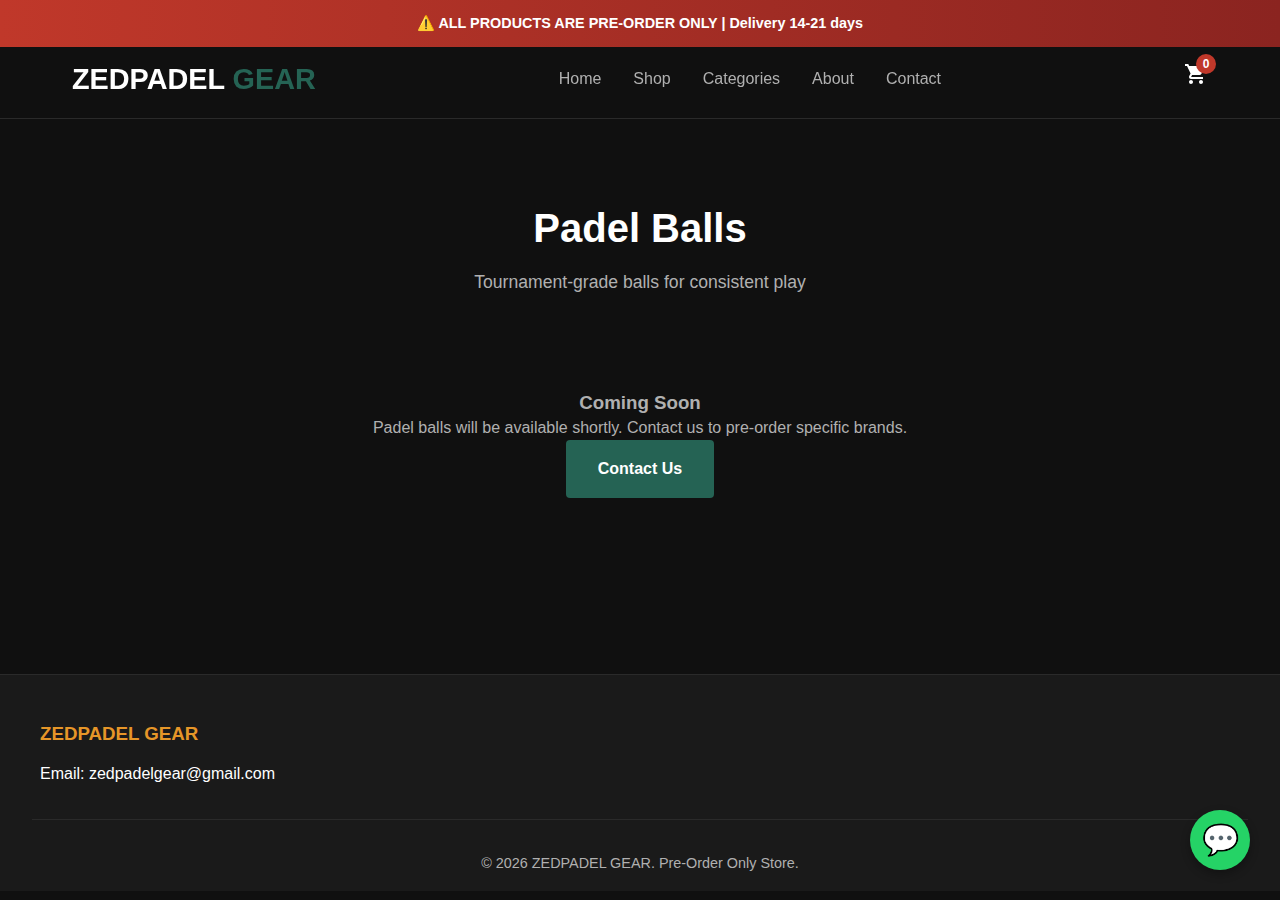
<file: balls.html>
<!DOCTYPE html>
<html lang="en">
<head>
    <meta charset="UTF-8">
    <meta name="viewport" content="width=device-width, initial-scale=1.0">
    <title>Padel Balls | ZEDPADEL GEAR - Zambia</title>
    <link rel="stylesheet" href="css/style.css">
</head>
<body>
    <div class="preorder-banner">⚠️ ALL PRODUCTS ARE PRE-ORDER ONLY | Delivery 14-21 days</div>

    <header>
        <nav>
            <a href="index.html" class="logo">ZEDPADEL <span>GEAR</span></a>
            <ul class="nav-links" id="navLinks">
                <li><a href="index.html">Home</a></li>
                <li><a href="shop.html">Shop</a></li>
                <li><a href="categories.html">Categories</a></li>
                <li><a href="about.html">About</a></li>
                <li><a href="contact.html">Contact</a></li>
            </ul>
            <div class="nav-icons">
                <div class="cart-icon" onclick="window.location.href='cart.html'" style="cursor: pointer;">
                    <svg width="24" height="24" fill="currentColor" viewBox="0 0 24 24"><path d="M7 18c-1.1 0-1.99.9-1.99 2S5.9 22 7 22s2-.9 2-2-.9-2-2-2zM1 2v2h2l3.6 7.59-1.35 2.45c-.16.28-.25.61-.25.96 0 1.1.9 2 2 2h12v-2H7.42c-.14 0-.25-.11-.25-.25l.03-.12.9-1.63h7.45c.75 0 1.41-.41 1.75-1.03l3.58-6.49c.08-.14.12-.31.12-.48 0-.55-.45-1-1-1H5.21l-.94-2H1zm16 16c-1.1 0-1.99.9-1.99 2s.89 2 1.99 2 2-.9 2-2-.9-2-2-2z"/></svg>
                    <span class="cart-count" id="cartCount">0</span>
                </div>
                <div class="mobile-menu" id="mobileMenu">☰</div>
            </div>
        </nav>
    </header>

    <main style="margin-top: 140px;">
        <section class="section">
            <h1 class="section-title">Padel Balls</h1>
            <p class="section-subtitle">Tournament-grade balls for consistent play</p>

            <div class="products-grid" id="ballsGrid"></div>
            
            <div id="noResults" class="no-results show">
                <h3>Coming Soon</h3>
                <p>Padel balls will be available shortly. Contact us to pre-order specific brands.</p>
                <a href="contact.html" class="btn btn-primary">Contact Us</a>
            </div>
        </section>
    </main>

    <footer>
        <div class="footer-content">
            <div class="footer-section">
                <h3>ZEDPADEL GEAR</h3>
                <p>Email: zedpadelgear@gmail.com</p>
            </div>
        </div>
        <div class="footer-bottom">
            <p>&copy; 2026 ZEDPADEL GEAR. Pre-Order Only Store.</p>
        </div>
    </footer>

    <a href="https://wa.me/260775543295" class="whatsapp-float" target="_blank">💬</a>

    <script src="js/products-nox.js"></script>
    <script src="js/products-adidas.js"></script>
    <script src="js/products-babolat.js"></script>
    <script src="js/main.js"></script>
    <script>
        document.addEventListener('DOMContentLoaded', () => {
            const grid = document.getElementById('ballsGrid');
            const balls = window.products.filter(p => p.category === 'balls');
            
            if (balls.length === 0) {
                document.getElementById('noResults').classList.add('show');
            } else {
                document.getElementById('noResults').style.display = 'none';
                grid.innerHTML = balls.map(p => createProductCard(p)).join('');
            }
            updateCartCount();
            
            document.getElementById('mobileMenu').addEventListener('click', () => {
                document.getElementById('navLinks').classList.toggle('active');
            });
        });
    </script>
</body>
</html>
</file>
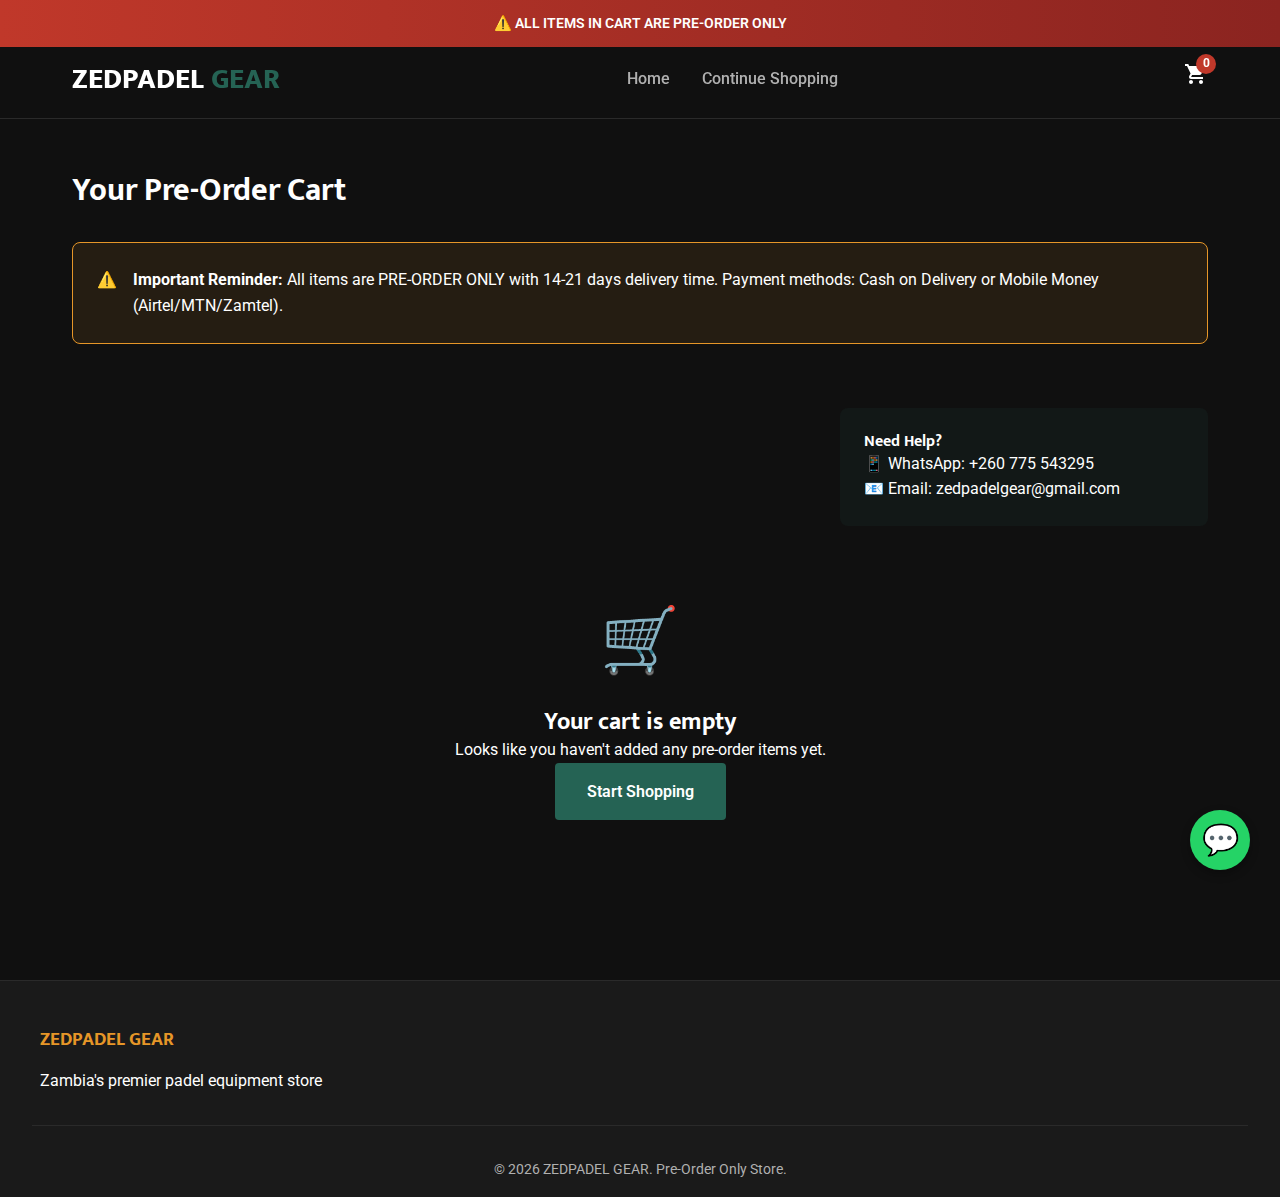
<file: cart.html>
<!DOCTYPE html>
<html lang="en">
<head>
    <meta charset="UTF-8">
    <meta name="viewport" content="width=device-width, initial-scale=1.0">
    <title>Shopping Cart | ZEDPADEL GEAR - Zambia</title>
    <link href="https://fonts.googleapis.com/css2?family=Mukta:wght@400;600;700;800&family=Roboto:wght@300;400;500;700&display=swap" rel="stylesheet">
    <link rel="stylesheet" href="css/style.css">
</head>
<body>
    <div class="preorder-banner">⚠️ ALL ITEMS IN CART ARE PRE-ORDER ONLY</div>

    <header>
        <nav>
            <a href="index.html" class="logo">ZEDPADEL <span>GEAR</span></a>
            <ul class="nav-links">
                <li><a href="index.html">Home</a></li>
                <li><a href="shop.html">Continue Shopping</a></li>
            </ul>
            <div class="nav-icons">
                <div class="cart-icon">
                    <svg width="24" height="24" fill="currentColor" viewBox="0 0 24 24"><path d="M7 18c-1.1 0-1.99.9-1.99 2S5.9 22 7 22s2-.9 2-2-.9-2-2-2zM1 2v2h2l3.6 7.59-1.35 2.45c-.16.28-.25.61-.25.96 0 1.1.9 2 2 2h12v-2H7.42c-.14 0-.25-.11-.25-.25l.03-.12.9-1.63h7.45c.75 0 1.41-.41 1.75-1.03l3.58-6.49c.08-.14.12-.31.12-.48 0-.55-.45-1-1-1H5.21l-.94-2H1zm16 16c-1.1 0-1.99.9-1.99 2s.89 2 1.99 2 2-.9 2-2-.9-2-2-2z"/></svg>
                    <span class="cart-count" id="cartCount">0</span>
                </div>
            </div>
        </nav>
    </header>

    <main style="margin-top: 140px;">
        <section class="cart-container">
            <h1 class="page-title">Your Pre-Order Cart</h1>
            
            <div class="cart-alert">
                <span class="alert-icon">⚠️</span>
                <div>
                    <strong>Important Reminder:</strong> All items are PRE-ORDER ONLY with 14-21 days delivery time. 
                    Payment methods: Cash on Delivery or Mobile Money (Airtel/MTN/Zamtel).
                </div>
            </div>

            <div class="cart-layout">
                <div class="cart-items-container" id="cartItems">
                    <!-- Cart items loaded dynamically -->
                </div>

                <div class="cart-sidebar">
                    <div class="cart-summary" id="cartSummary" style="display: none;">
                        <h3>Order Summary</h3>
                        
                        <div class="summary-row">
                            <span>Subtotal</span>
                            <span id="subtotal">ZMW 0</span>
                        </div>
                        
                        <div class="summary-row">
                            <span>Delivery Fee</span>
                            <span style="color: var(--primary-green);">Free (Lusaka)</span>
                        </div>
                        
                        <div class="summary-row total">
                            <span>Total Amount</span>
                            <span id="totalAmount">ZMW 0</span>
                        </div>
                        
                        <button class="btn btn-primary btn-checkout" onclick="window.location.href='checkout.html'">
                            Proceed to Checkout
                        </button>
                        
                        <p class="secure-note">🔒 Secure checkout • No card required</p>
                    </div>

                    <div class="cart-help">
                        <h4>Need Help?</h4>
                        <p>📱 WhatsApp: +260 775 543295</p>
                        <p>📧 Email: zedpadelgear@gmail.com</p>
                    </div>
                </div>
            </div>

            <div id="emptyCart" class="empty-cart" style="display: none;">
                <div class="empty-cart-icon">🛒</div>
                <h2>Your cart is empty</h2>
                <p>Looks like you haven't added any pre-order items yet.</p>
                <a href="shop.html" class="btn btn-primary">Start Shopping</a>
            </div>
        </section>
    </main>

    <footer>
        <div class="footer-content">
            <div class="footer-section">
                <h3>ZEDPADEL GEAR</h3>
                <p>Zambia's premier padel equipment store</p>
            </div>
        </div>
        <div class="footer-bottom">
            <p>&copy; 2026 ZEDPADEL GEAR. Pre-Order Only Store.</p>
        </div>
    </footer>

    <a href="https://wa.me/260775543295" class="whatsapp-float" target="_blank">💬</a>

    <script src="js/products-nox.js"></script>
    <script src="js/products-adidas.js"></script>
    <script src="js/products-babolat.js"></script>
    <script src="js/main.js"></script>
    <script>
        function renderCart() {
            const cart = JSON.parse(localStorage.getItem('zedCart')) || [];
            const container = document.getElementById('cartItems');
            const summary = document.getElementById('cartSummary');
            const empty = document.getElementById('emptyCart');
            
            if (cart.length === 0) {
                container.innerHTML = '';
                summary.style.display = 'none';
                empty.style.display = 'block';
                return;
            }
            
            empty.style.display = 'none';
            summary.style.display = 'block';
            
            let total = 0;
            let itemCount = 0;
            
            container.innerHTML = cart.map(item => {
                const product = window.products.find(p => p.id === item.id);
                if (!product) return '';
                
                const itemTotal = product.price * item.quantity;
                total += itemTotal;
                itemCount += item.quantity;
                
                return `
                    <div class="cart-item-row">
                        <div class="cart-item-image">
                            <img src="${product.image}" alt="${product.name}" onerror="this.src='https://via.placeholder.com/100x100/1a1a1a/666?text=ZED'">
                        </div>
                        <div class="cart-item-details">
                            <div class="cart-item-brand">${product.brand}</div>
                            <div class="cart-item-name">${product.name}</div>
                            <div class="cart-item-price">ZMW ${product.price.toLocaleString()} each</div>
                            <div class="preorder-tag-cart">Pre-Order Item</div>
                        </div>
                        <div class="cart-item-controls">
                            <div class="quantity-control-cart">
                                <button class="qty-btn" onclick="updateCartQuantity(${item.id}, -1)">-</button>
                                <span class="qty-value">${item.quantity}</span>
                                <button class="qty-btn" onclick="updateCartQuantity(${item.id}, 1)">+</button>
                            </div>
                            <div class="cart-item-total">
                                ZMW ${itemTotal.toLocaleString()}
                            </div>
                            <button class="remove-btn-cart" onclick="removeCartItem(${item.id})" title="Remove item">
                                🗑️ Remove
                            </button>
                        </div>
                    </div>
                `;
            }).join('');
            
            document.getElementById('subtotal').textContent = `ZMW ${total.toLocaleString()}`;
            document.getElementById('totalAmount').textContent = `ZMW ${total.toLocaleString()}`;
            document.getElementById('cartCount').textContent = itemCount;
        }

        document.addEventListener('DOMContentLoaded', renderCart);
    </script>
</body>
</html>
</file>
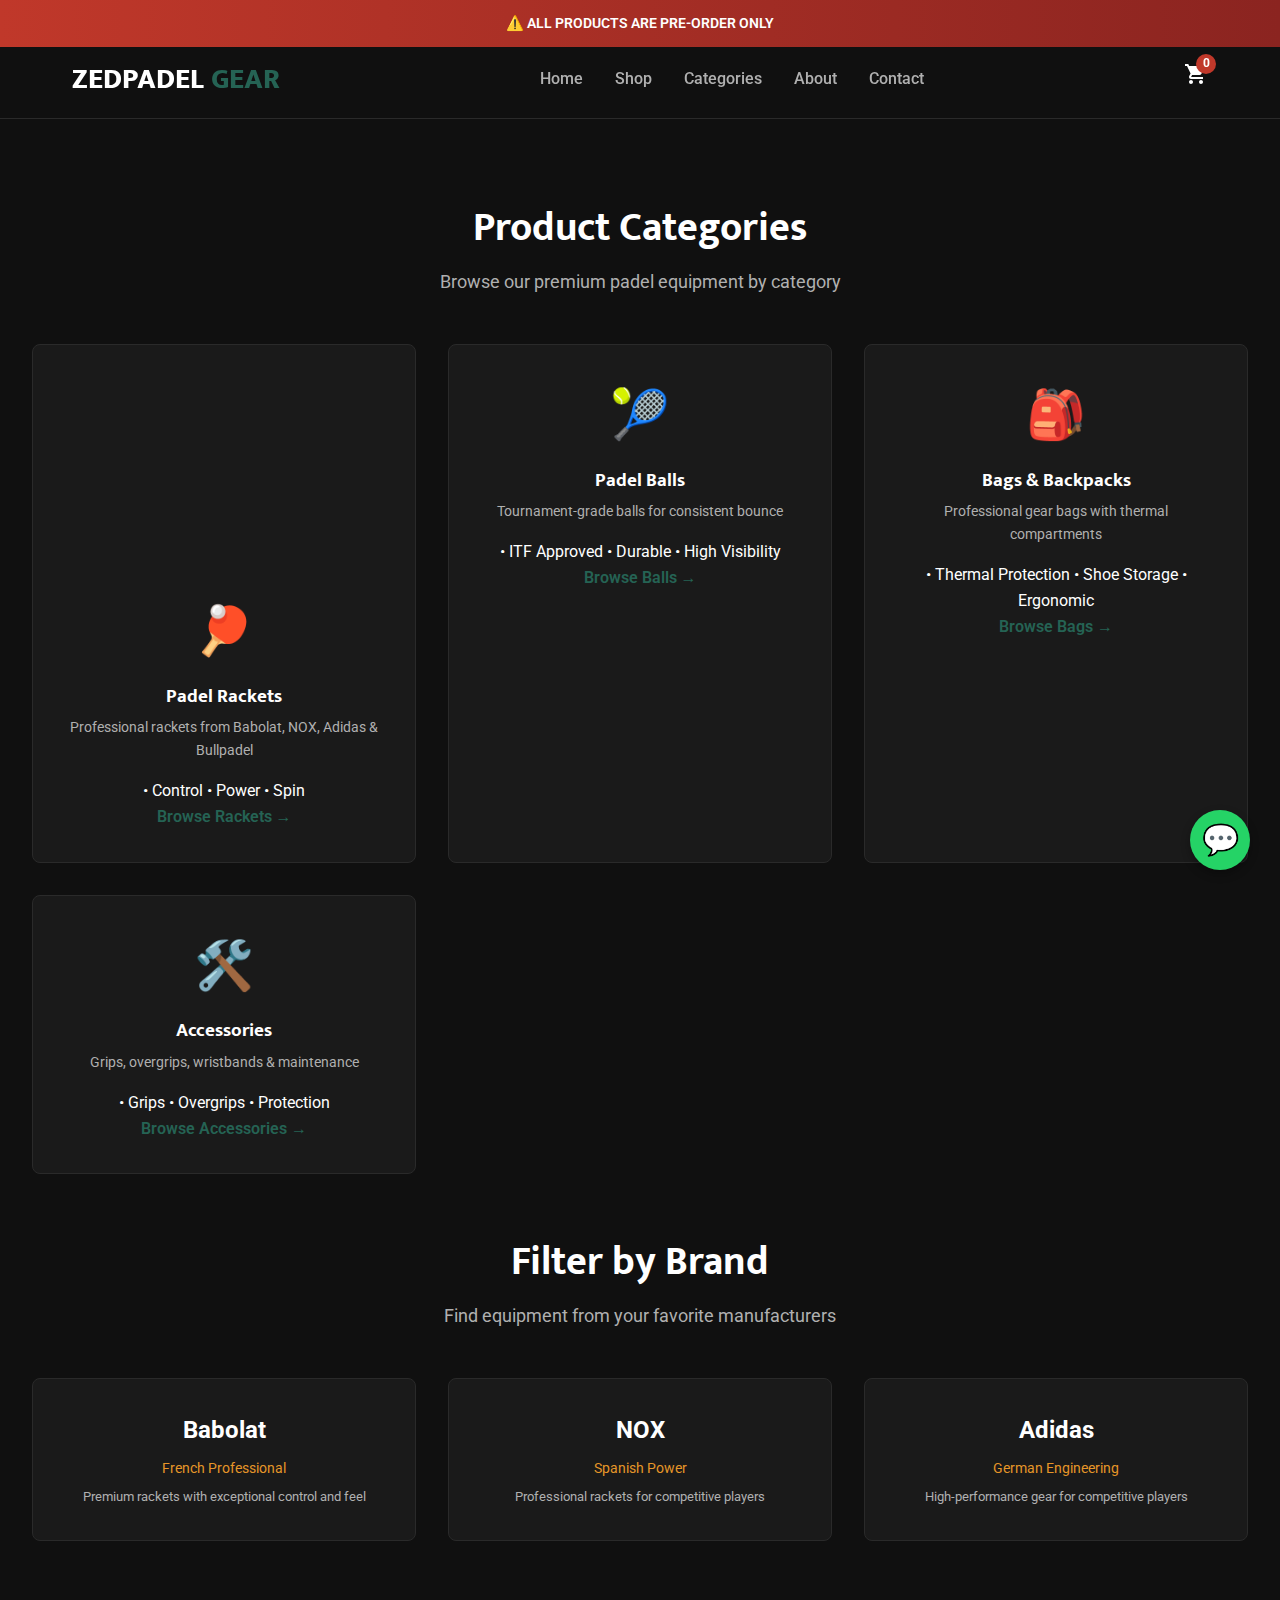
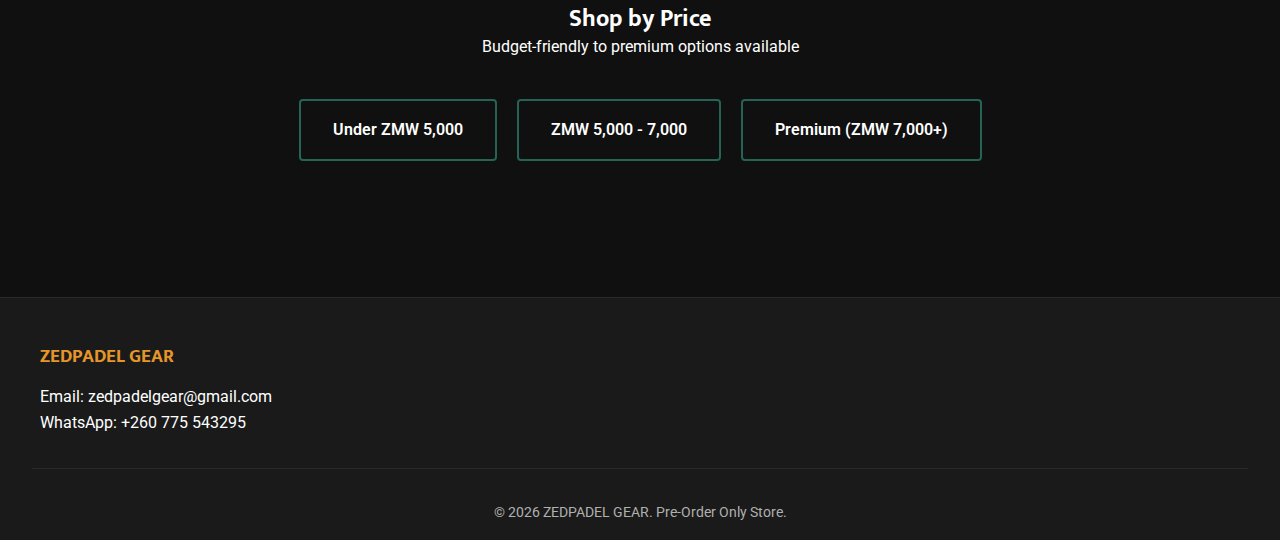
<file: categories.html>
<!DOCTYPE html>
<html lang="en">
<head>
    <meta charset="UTF-8">
    <meta name="viewport" content="width=device-width, initial-scale=1.0">
    <title>Categories | ZEDPADEL GEAR - Zambia</title>
    <link href="https://fonts.googleapis.com/css2?family=Mukta:wght@400;600;700;800&family=Roboto:wght@300;400;500;700&display=swap" rel="stylesheet">
    <link rel="stylesheet" href="css/style.css">
</head>
<body>
    <div class="preorder-banner">⚠️ ALL PRODUCTS ARE PRE-ORDER ONLY</div>

    <header>
        <nav>
            <a href="index.html" class="logo">ZEDPADEL <span>GEAR</span></a>
            <ul class="nav-links" id="navLinks">
                <li><a href="index.html">Home</a></li>
                <li><a href="shop.html">Shop</a></li>
                <li><a href="categories.html">Categories</a></li>
                <li><a href="about.html">About</a></li>
                <li><a href="contact.html">Contact</a></li>
            </ul>
            <div class="nav-icons">
                <div class="cart-icon" onclick="window.location.href='cart.html'" style="cursor: pointer;">
                    <svg width="24" height="24" fill="currentColor" viewBox="0 0 24 24"><path d="M7 18c-1.1 0-1.99.9-1.99 2S5.9 22 7 22s2-.9 2-2-.9-2-2-2zM1 2v2h2l3.6 7.59-1.35 2.45c-.16.28-.25.61-.25.96 0 1.1.9 2 2 2h12v-2H7.42c-.14 0-.25-.11-.25-.25l.03-.12.9-1.63h7.45c.75 0 1.41-.41 1.75-1.03l3.58-6.49c.08-.14.12-.31.12-.48 0-.55-.45-1-1-1H5.21l-.94-2H1zm16 16c-1.1 0-1.99.9-1.99 2s.89 2 1.99 2 2-.9 2-2-.9-2-2-2z"/></svg>
                    <span class="cart-count" id="cartCount">0</span>
                </div>
                <div class="mobile-menu" id="mobileMenu">☰</div>
            </div>
        </nav>
    </header>

    <main style="margin-top: 140px;">
        <section class="section">
            <h1 class="section-title">Product Categories</h1>
            <p class="section-subtitle">Browse our premium padel equipment by category</p>

            <div class="categories-grid-large">
                <div class="category-card-large" onclick="window.location.href='rackets.html'">
                    <div class="category-image" style="background: url('https://scssports.in/cdn/shop/files/BabolatCounterVertuo2026PadelRacket_1024x1024.png?v=1703052407') center/contain no-repeat; height: 200px; margin-bottom: 1rem;"></div>
                    <div class="category-icon">🏓</div>
                    <h3>Padel Rackets</h3>
                    <p>Professional rackets from Babolat, NOX, Adidas & Bullpadel</p>
                    <div class="category-features">
                        <span>• Control</span>
                        <span>• Power</span>
                        <span>• Spin</span>
                    </div>
                    <span class="category-link">Browse Rackets →</span>
                </div>

                <div class="category-card-large" onclick="window.location.href='balls.html'">
                    <div class="category-icon">🎾</div>
                    <h3>Padel Balls</h3>
                    <p>Tournament-grade balls for consistent bounce</p>
                    <div class="category-features">
                        <span>• ITF Approved</span>
                        <span>• Durable</span>
                        <span>• High Visibility</span>
                    </div>
                    <span class="category-link">Browse Balls →</span>
                </div>

                <div class="category-card-large" onclick="window.location.href='bags.html'">
                    <div class="category-icon">🎒</div>
                    <h3>Bags & Backpacks</h3>
                    <p>Professional gear bags with thermal compartments</p>
                    <div class="category-features">
                        <span>• Thermal Protection</span>
                        <span>• Shoe Storage</span>
                        <span>• Ergonomic</span>
                    </div>
                    <span class="category-link">Browse Bags →</span>
                </div>

                <div class="category-card-large" onclick="window.location.href='accessories.html'">
                    <div class="category-icon">🛠️</div>
                    <h3>Accessories</h3>
                    <p>Grips, overgrips, wristbands & maintenance</p>
                    <div class="category-features">
                        <span>• Grips</span>
                        <span>• Overgrips</span>
                        <span>• Protection</span>
                    </div>
                    <span class="category-link">Browse Accessories →</span>
                </div>
            </div>

            <div class="brands-section" style="margin-top: 4rem;">
                <h2 class="section-title">Filter by Brand</h2>
                <p class="section-subtitle">Find equipment from your favorite manufacturers</p>
                
                <div class="brands-grid">
                    <div class="brand-card" onclick="window.location.href='rackets.html?brand=Babolat'">
                        <div class="brand-logo">Babolat</div>
                        <div class="brand-origin">French Professional</div>
                        <div class="brand-desc">Premium rackets with exceptional control and feel</div>
                    </div>
                    <div class="brand-card" onclick="window.location.href='rackets.html?brand=NOX'">
                        <div class="brand-logo">NOX</div>
                        <div class="brand-origin">Spanish Power</div>
                        <div class="brand-desc">Professional rackets for competitive players</div>
                    </div>
                    <div class="brand-card" onclick="window.location.href='rackets.html?brand=Adidas'">
                        <div class="brand-logo">Adidas</div>
                        <div class="brand-origin">German Engineering</div>
                        <div class="brand-desc">High-performance gear for competitive players</div>
                    </div>
                </div>
            </div>

            <div class="price-section" style="margin-top: 4rem; text-align: center;">
                <h2>Shop by Price</h2>
                <p>Budget-friendly to premium options available</p>
                <div style="margin-top: 2rem;">
                    <a href="shop.html?price=0-5000" class="btn btn-secondary" style="margin: 0.5rem;">Under ZMW 5,000</a>
                    <a href="shop.html?price=5000-7000" class="btn btn-secondary" style="margin: 0.5rem;">ZMW 5,000 - 7,000</a>
                    <a href="shop.html?price=7000+" class="btn btn-secondary" style="margin: 0.5rem;">Premium (ZMW 7,000+)</a>
                </div>
            </div>
        </section>
    </main>

    <footer>
        <div class="footer-content">
            <div class="footer-section">
                <h3>ZEDPADEL GEAR</h3>
                <p>Email: zedpadelgear@gmail.com</p>
                <p>WhatsApp: +260 775 543295</p>
            </div>
        </div>
        <div class="footer-bottom">
            <p>&copy; 2026 ZEDPADEL GEAR. Pre-Order Only Store.</p>
        </div>
    </footer>

    <a href="https://wa.me/260775543295" class="whatsapp-float" target="_blank">💬</a>

    <script src="js/products-nox.js"></script>
    <script src="js/products-adidas.js"></script>
    <script src="js/products-babolat.js"></script>
    <script src="js/main.js"></script>
    <script>
        document.addEventListener('DOMContentLoaded', () => {
            updateCartCount();
            document.getElementById('mobileMenu').addEventListener('click', () => {
                document.getElementById('navLinks').classList.toggle('active');
            });
        });
    </script>
</body>
</html>
</file>
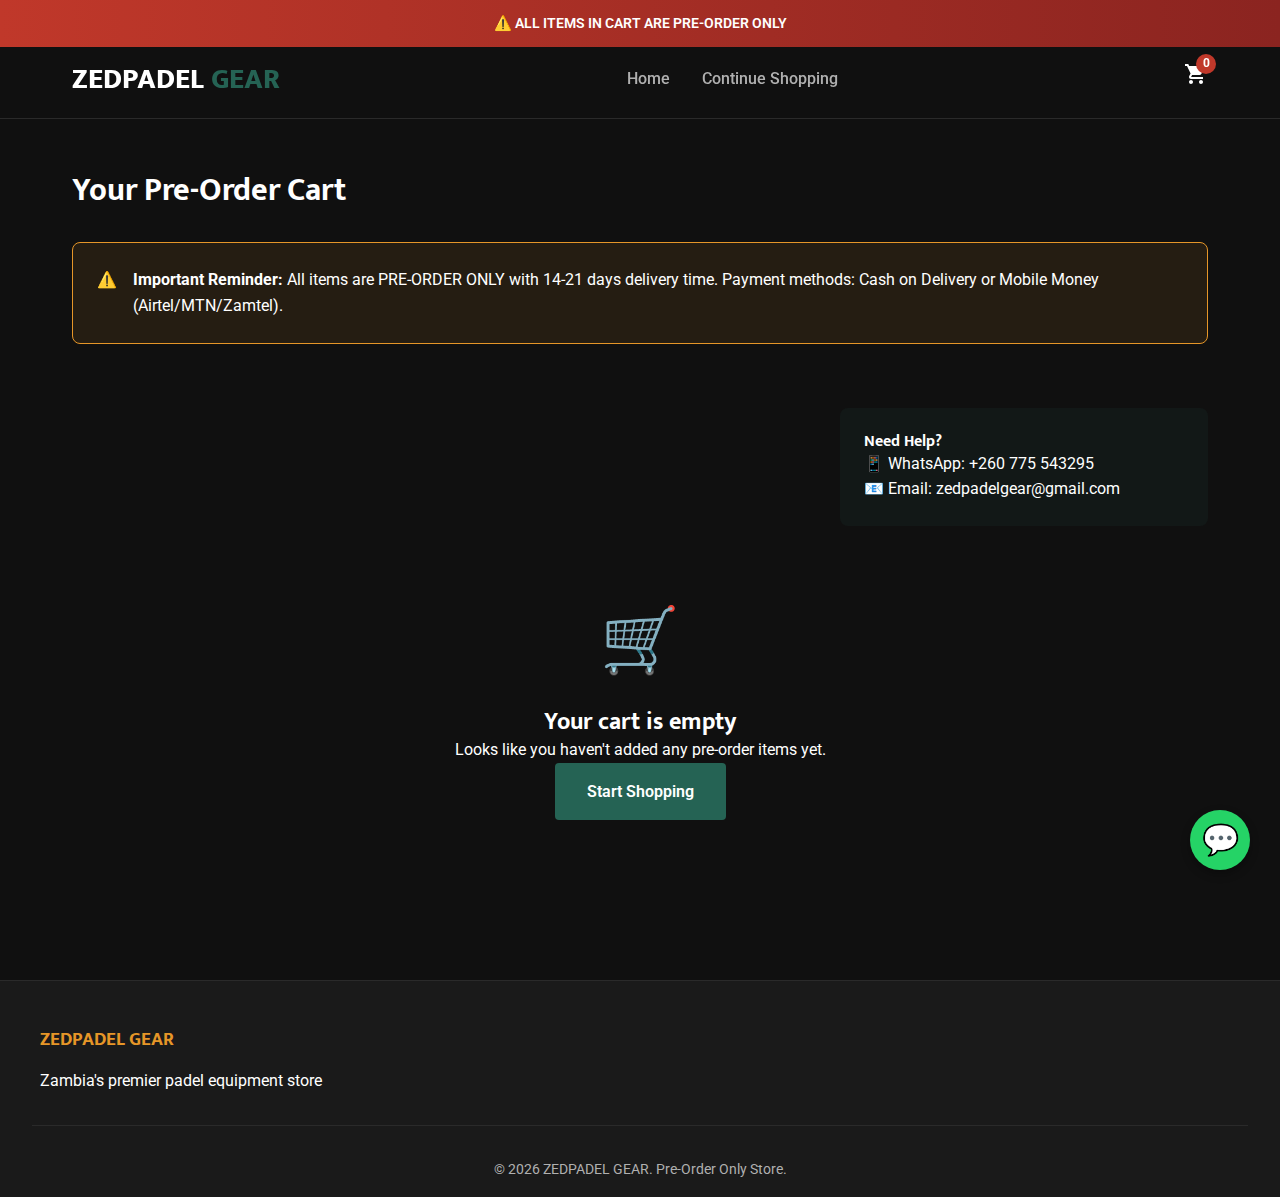
<file: checkout.html>
<!DOCTYPE html>
<html lang="en">
<head>
    <meta charset="UTF-8">
    <meta name="viewport" content="width=device-width, initial-scale=1.0">
    <title>Checkout | ZEDPADEL GEAR</title>
    <link rel="stylesheet" href="css/style.css">
</head>
<body>
    <div class="preorder-banner">⚠️ CHECKOUT - Review Your Pre-Order</div>

    <header>
        <nav>
            <a href="index.html" class="logo">ZEDPADEL <span>GEAR</span></a>
            <ul class="nav-links">
                <li><a href="cart.html">← Back to Cart</a></li>
            </ul>
            <div class="nav-icons">
                <div class="cart-icon">
                    🛒 <span class="cart-count" id="cartCount">0</span>
                </div>
            </div>
        </nav>
    </header>

    <main style="margin-top: 140px;">
        <section class="section">
            <h1 class="section-title">Complete Your Pre-Order</h1>
            
            <div class="checkout-grid">
                <div>
                    <div class="form-card">
                        <h3>👤 Contact Information</h3>
                        <div class="form-row">
                            <div class="form-group">
                                <label>Full Name *</label>
                                <input type="text" id="fullName" placeholder="John Banda" required>
                            </div>
                            <div class="form-group">
                                <label>WhatsApp Number *</label>
                                <input type="tel" id="phone" placeholder="+260 775 543295" required>
                            </div>
                        </div>
                        <div class="form-group">
                            <label>Email Address *</label>
                            <input type="email" id="email" placeholder="you@email.com" required>
                        </div>
                    </div>

                    <div class="form-card">
                        <h3>📍 Delivery Address</h3>
                        <div class="form-row">
                            <div class="form-group">
                                <label>City/Town *</label>
                                <input type="text" id="city" placeholder="Lusaka" required>
                            </div>
                            <div class="form-group">
                                <label>Area/Suburb *</label>
                                <input type="text" id="area" placeholder="Kabulonga" required>
                            </div>
                        </div>
                        <div class="form-group">
                            <label>Street Address *</label>
                            <textarea id="address" rows="3" placeholder="Plot 123, Great East Road..." required></textarea>
                        </div>
                        <div class="form-group">
                            <label>Delivery Instructions (Optional)</label>
                            <textarea id="instructions" rows="2" placeholder="Gate code, landmarks..."></textarea>
                        </div>
                    </div>

                    <div class="form-card">
                        <h3>💳 Select Payment Method</h3>
                        
                        <label class="payment-option">
                            <input type="radio" name="payment" value="cod" checked>
                            <div class="payment-content">
                                <span style="font-size: 1.5rem;">💵</span>
                                <div>
                                    <strong>Cash on Delivery</strong>
                                    <small style="color: var(--text-gray); display: block;">Pay when you receive</small>
                                </div>
                            </div>
                        </label>

                        <label class="payment-option">
                            <input type="radio" name="payment" value="airtel">
                            <div class="payment-content">
                                <span style="font-size: 1.5rem;">📱</span>
                                <div>
                                    <strong>Airtel Money</strong>
                                    <small style="color: var(--text-gray); display: block;">Send to: 0775543295</small>
                                </div>
                            </div>
                        </label>

                        <label class="payment-option">
                            <input type="radio" name="payment" value="mtn">
                            <div class="payment-content">
                                <span style="font-size: 1.5rem;">📲</span>
                                <div>
                                    <strong>MTN Mobile Money</strong>
                                    <small style="color: var(--text-gray); display: block;">Send to: 0775543295</small>
                                </div>
                            </div>
                        </label>

                        <label class="payment-option">
                            <input type="radio" name="payment" value="zamtel">
                            <div class="payment-content">
                                <span style="font-size: 1.5rem;">💳</span>
                                <div>
                                    <strong>Zamtel Kwacha</strong>
                                    <small style="color: var(--text-gray); display: block;">Send to: 0775543295</small>
                                </div>
                            </div>
                        </label>
                    </div>
                </div>

                <div>
                    <div class="order-summary">
                        <h3>🛒 Order Summary</h3>
                        <div id="checkoutItems" style="margin-bottom: 1rem; max-height: 300px; overflow-y: auto;">
                            <!-- Items loaded via JS -->
                        </div>
                        
                        <div style="border-top: 2px solid var(--border-color); padding-top: 1rem;">
                            <div style="display: flex; justify-content: space-between; margin-bottom: 0.5rem; color: var(--text-gray);">
                                <span>Subtotal</span>
                                <span id="checkoutSubtotal">ZMW 0</span>
                            </div>
                            <div style="display: flex; justify-content: space-between; margin-bottom: 0.5rem; color: var(--text-gray);">
                                <span>Delivery</span>
                                <span style="color: var(--primary-green);">FREE (Lusaka)</span>
                            </div>
                            <div style="display: flex; justify-content: space-between; font-size: 1.3rem; font-weight: bold; margin-top: 1rem;">
                                <span>TOTAL</span>
                                <span id="checkoutTotal" style="color: var(--primary-green);">ZMW 0</span>
                            </div>
                        </div>

                        <button class="btn btn-primary" onclick="sendWhatsAppOrder()" style="width: 100%; margin-top: 1.5rem; padding: 1.2rem; font-size: 1.1rem;">
                            📲 Confirm Order via WhatsApp
                        </button>
                        
                        <p style="text-align: center; margin-top: 1rem; font-size: 0.85rem; color: var(--text-gray);">
                            Your order details will open in WhatsApp. Just send the message to confirm!
                        </p>
                    </div>
                </div>
            </div>
        </section>
    </main>

    <footer>
        <div class="footer-content">
            <div class="footer-section">
                <h3>ZEDPADEL GEAR</h3>
                <p>📱 WhatsApp: +260 775 543295</p>
            </div>
        </div>
    </footer>

    <script src="js/products-nox.js"></script>
    <script src="js/products-adidas.js"></script>
    <script src="js/products-babolat.js"></script>
    <script src="js/main.js"></script>
    <script>
        function loadCheckoutSummary() {
            const cart = JSON.parse(localStorage.getItem('zedCart')) || [];
            const container = document.getElementById('checkoutItems');
            let total = 0;
            
            if (cart.length === 0) {
                window.location.href = 'cart.html';
                return;
            }
            
            container.innerHTML = cart.map(item => {
                const product = window.products.find(p => p.id === item.id);
                if (!product) return '';
                
                const itemTotal = product.price * item.quantity;
                total += itemTotal;
                
                return `
                    <div style="display: flex; gap: 1rem; margin-bottom: 1rem; padding-bottom: 1rem; border-bottom: 1px solid var(--border-color);">
                        <img src="${product.image}" style="width: 60px; height: 60px; object-fit: contain; background: #2a2a2a; border-radius: 4px;" onerror="this.style.display='none'">
                        <div style="flex: 1;">
                            <div style="font-weight: 600; font-size: 0.9rem;">${product.name}</div>
                            <div style="color: var(--text-gray); font-size: 0.8rem;">${product.brand} • Qty: ${item.quantity}</div>
                            <div style="color: var(--primary-green); font-weight: 600;">ZMW ${itemTotal.toLocaleString()}</div>
                        </div>
                    </div>
                `;
            }).join('');
            
            document.getElementById('checkoutSubtotal').textContent = `ZMW ${total.toLocaleString()}`;
            document.getElementById('checkoutTotal').textContent = `ZMW ${total.toLocaleString()}`;
            document.getElementById('cartCount').textContent = cart.reduce((sum, item) => sum + item.quantity, 0);
        }

        function sendWhatsAppOrder() {
            const name = document.getElementById('fullName').value;
            const email = document.getElementById('email').value;
            const phone = document.getElementById('phone').value;
            const city = document.getElementById('city').value;
            const area = document.getElementById('area').value;
            const address = document.getElementById('address').value;
            const instructions = document.getElementById('instructions').value;
            
            if (!name || !email || !phone || !city || !area || !address) {
                alert('⚠️ Please fill in all required fields marked with *');
                return;
            }
            
            const cart = JSON.parse(localStorage.getItem('zedCart')) || [];
            if (cart.length === 0) {
                alert('Your cart is empty!');
                return;
            }
            
            const paymentMethod = document.querySelector('input[name="payment"]:checked').value;
            const paymentText = {
                'cod': '💵 Cash on Delivery',
                'airtel': '📱 Airtel Money (0775543295)',
                'mtn': '📲 MTN MoMo (0775543295)',
                'zamtel': '💳 Zamtel Kwacha (0775543295)'
            }[paymentMethod];
            
            let total = 0;
            let itemsList = '';
            
            cart.forEach(item => {
                const product = window.products.find(p => p.id === item.id);
                if (product) {
                    const itemTotal = product.price * item.quantity;
                    total += itemTotal;
                    itemsList += `\n• ${product.name}\n  ${product.brand} | Qty: ${item.quantity} | ZMW ${itemTotal.toLocaleString()}\n`;
                }
            });
            
            const orderId = 'ZED-' + Date.now().toString().slice(-6);
            
            let message = `🛒 *NEW ORDER - ZEDPADEL GEAR*\n\n`;
            message += `*Order #:* ${orderId}\n\n`;
            message += `*👤 Customer Details:*\n`;
            message += `Name: ${name}\n`;
            message += `Phone: ${phone}\n`;
            message += `Email: ${email}\n\n`;
            message += `*📍 Delivery Address:*\n`;
            message += `${address}\n`;
            message += `${area}, ${city}\n`;
            if (instructions) message += `Instructions: ${instructions}\n`;
            message += `\n*💳 Payment Method:*\n${paymentText}\n`;
            message += `\n*🎾 Order Items:*${itemsList}\n`;
            message += `*💰 TOTAL: ZMW ${total.toLocaleString()}*\n\n`;
            message += `Please confirm this order. Delivery: 14-21 days.`;
            
            // Save order
            const order = {
                id: orderId,
                date: new Date().toLocaleString(),
                customer: name,
                phone: phone,
                email: email,
                address: `${address}, ${area}, ${city}`,
                payment: paymentText,
                total: total,
                items: cart,
                status: 'Pending'
            };
            
            let orders = JSON.parse(localStorage.getItem('zedOrders')) || [];
            orders.push(order);
            localStorage.setItem('zedOrders', JSON.stringify(orders));
            
            // Open WhatsApp
            const whatsappLink = `https://wa.me/260775543295?text=${encodeURIComponent(message)}`;
            window.open(whatsappLink, '_blank');
            
            // Clear cart
            localStorage.removeItem('zedCart');
            updateCartCount();
            
            alert(`✅ Order #${orderId} created!\n\nWhatsApp will open with your order details. Please send the message to confirm.`);
            
            setTimeout(() => {
                window.location.href = 'index.html';
            }, 2000);
        }

        document.addEventListener('DOMContentLoaded', loadCheckoutSummary);
    </script>
</body>
</html>
</file>
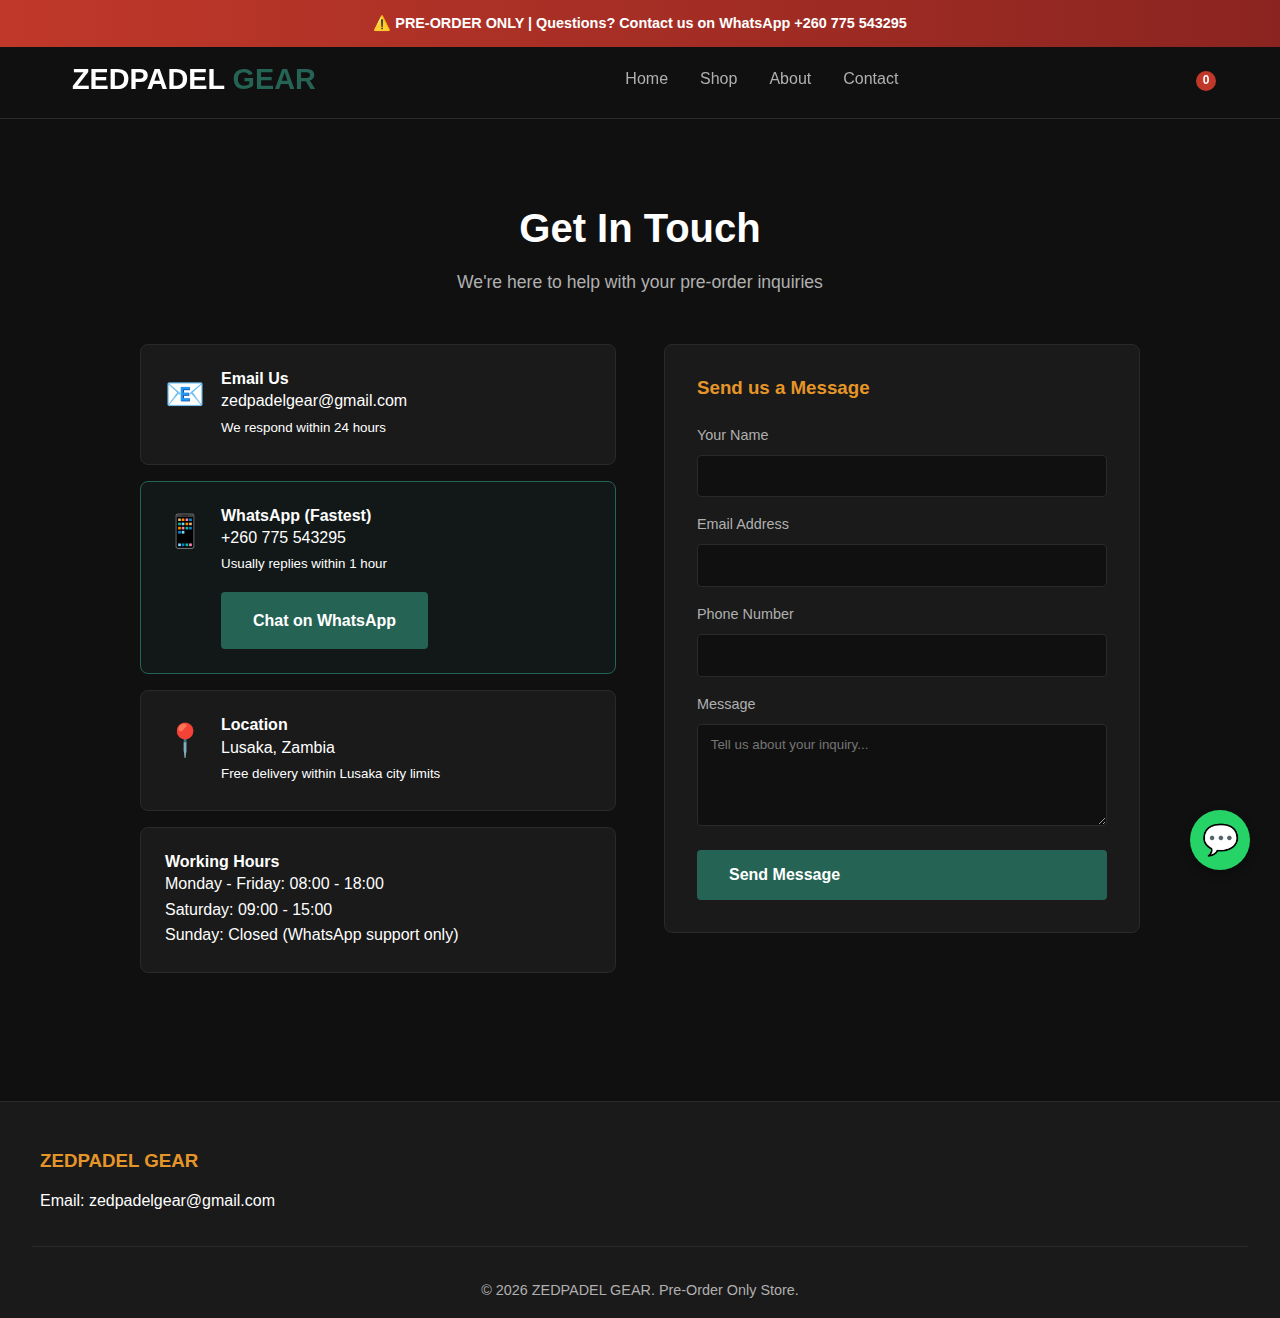
<file: contact.html>
<!DOCTYPE html>
<html lang="en">
<head>
    <meta charset="UTF-8">
    <meta name="viewport" content="width=device-width, initial-scale=1.0">
    <title>Contact Us | ZEDPADEL GEAR - Zambia</title>
    <link rel="stylesheet" href="css/style.css">
</head>
<body>
    <div class="preorder-banner">
        ⚠️ PRE-ORDER ONLY | Questions? Contact us on WhatsApp +260 775 543295
    </div>

    <header>
        <nav>
            <a href="index.html" class="logo">ZEDPADEL <span>GEAR</span></a>
            <ul class="nav-links" id="navLinks">
                <li><a href="index.html">Home</a></li>
                <li><a href="shop.html">Shop</a></li>
                <li><a href="about.html">About</a></li>
                <li><a href="contact.html">Contact</a></li>
            </ul>
            <div class="nav-icons">
                <div class="cart-icon" onclick="window.location.href='cart.html'" style="cursor: pointer;">
                    <span class="cart-count" id="cartCount">0</span>
                </div>
                <div class="mobile-menu" id="mobileMenu">☰</div>
            </div>
        </nav>
    </header>

    <main style="margin-top: 140px;">
        <section class="section">
            <h1 class="section-title">Get In Touch</h1>
            <p class="section-subtitle">We're here to help with your pre-order inquiries</p>

            <div class="contact-grid">
                <div class="contact-info-section">
                    <div class="contact-card">
                        <div class="contact-icon-large">📧</div>
                        <div>
                            <h4>Email Us</h4>
                            <p>zedpadelgear@gmail.com</p>
                            <small>We respond within 24 hours</small>
                        </div>
                    </div>

                    <div class="contact-card highlight">
                        <div class="contact-icon-large">📱</div>
                        <div>
                            <h4>WhatsApp (Fastest)</h4>
                            <p>+260 775 543295</p>
                            <small>Usually replies within 1 hour</small>
                            <a href="https://wa.me/260775543295" class="btn btn-primary" style="margin-top: 1rem; display: inline-block;">Chat on WhatsApp</a>
                        </div>
                    </div>

                    <div class="contact-card">
                        <div class="contact-icon-large">📍</div>
                        <div>
                            <h4>Location</h4>
                            <p>Lusaka, Zambia</p>
                            <small>Free delivery within Lusaka city limits</small>
                        </div>
                    </div>

                    <div class="hours-card">
                        <h4>Working Hours</h4>
                        <p>Monday - Friday: 08:00 - 18:00</p>
                        <p>Saturday: 09:00 - 15:00</p>
                        <p>Sunday: Closed (WhatsApp support only)</p>
                    </div>
                </div>

                <div class="contact-form-section">
                    <div class="form-card">
                        <h3>Send us a Message</h3>
                        <form id="contactForm" onsubmit="handleContactSubmit(event)">
                            <div class="form-group">
                                <label>Your Name</label>
                                <input type="text" id="contactName" required>
                            </div>
                            <div class="form-group">
                                <label>Email Address</label>
                                <input type="email" id="contactEmail" required>
                            </div>
                            <div class="form-group">
                                <label>Phone Number</label>
                                <input type="tel" id="contactPhone">
                            </div>
                            <div class="form-group">
                                <label>Message</label>
                                <textarea id="contactMessage" rows="5" required placeholder="Tell us about your inquiry..."></textarea>
                            </div>
                            <button type="submit" class="btn btn-primary" style="width: 100%;">
                                Send Message
                            </button>
                        </form>
                    </div>
                </div>
            </div>
        </section>
    </main>

    <footer>
        <div class="footer-content">
            <div class="footer-section">
                <h3>ZEDPADEL GEAR</h3>
                <p>Email: zedpadelgear@gmail.com</p>
            </div>
        </div>
        <div class="footer-bottom">
            <p>&copy; 2026 ZEDPADEL GEAR. Pre-Order Only Store.</p>
        </div>
    </footer>

    <a href="https://wa.me/260775543295" class="whatsapp-float" target="_blank">💬</a>

    <script src="js/products-nox.js"></script>
    <script src="js/products-adidas.js"></script>
    <script src="js/products-babolat.js"></script>
    <script src="js/main.js"></script>
    <script>
        function handleContactSubmit(e) {
            e.preventDefault();
            const name = document.getElementById('contactName').value;
            
            // Create WhatsApp message
            const message = `Hello ZEDPADEL GEAR,\n\nMy name is ${name}.\n\n${document.getElementById('contactMessage').value}\n\nPlease contact me at: ${document.getElementById('contactPhone').value || 'N/A'}\nEmail: ${document.getElementById('contactEmail').value}`;
            
            window.open(`https://wa.me/260775543295?text=${encodeURIComponent(message)}`, '_blank');
            
            alert(`Thank you ${name}! Redirecting you to WhatsApp to send your message.`);
            e.target.reset();
        }
        
        document.addEventListener('DOMContentLoaded', () => {
            updateCartCount();
            document.getElementById('mobileMenu').addEventListener('click', () => {
                document.getElementById('navLinks').classList.toggle('active');
            });
        });
    </script>
</body>
</html>
</file>
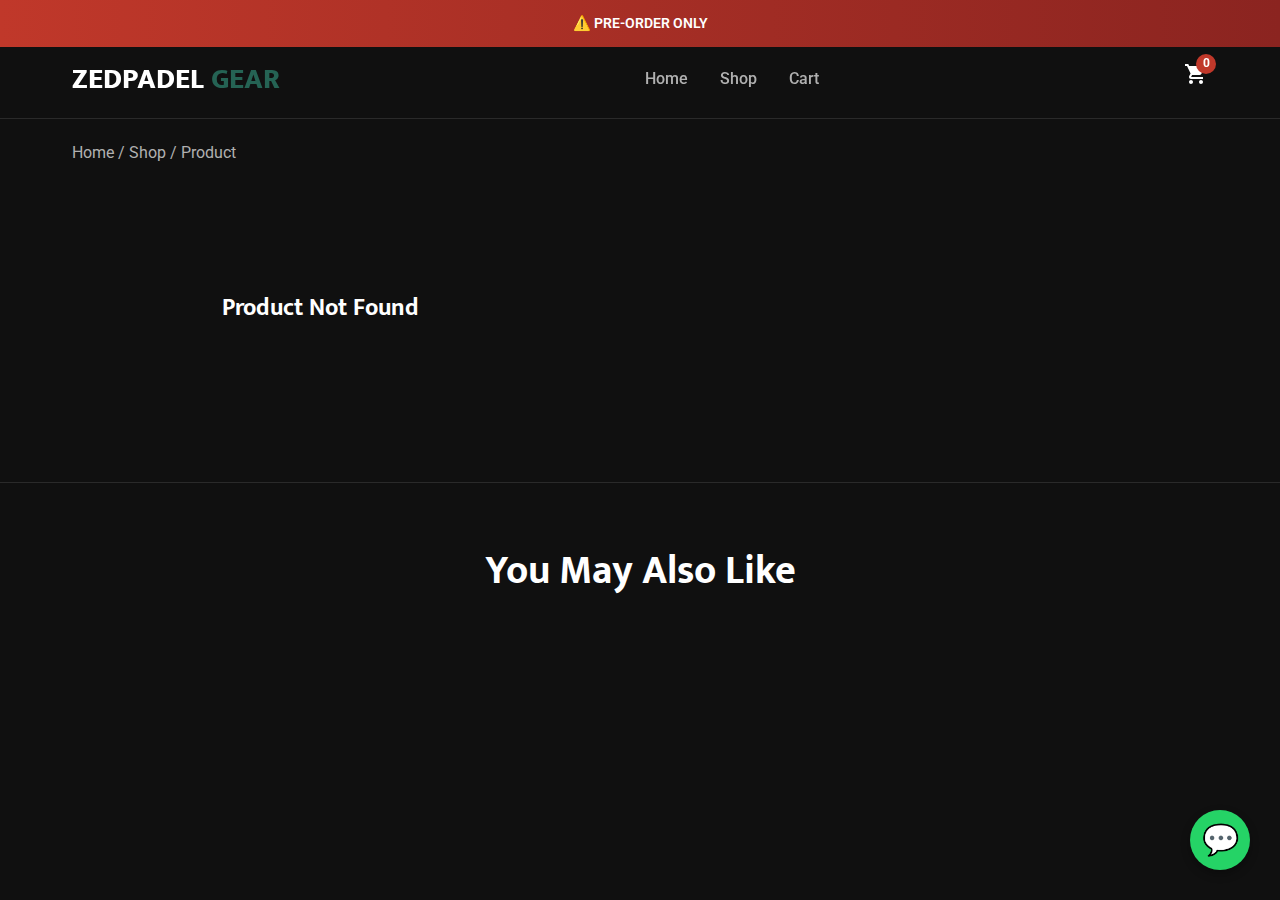
<file: product-detail.html>
<!DOCTYPE html>
<html lang="en">
<head>
    <meta charset="UTF-8">
    <meta name="viewport" content="width=device-width, initial-scale=1.0">
    <title>Product Details | ZEDPADEL GEAR</title>
    <link href="https://fonts.googleapis.com/css2?family=Mukta:wght@400;600;700;800&family=Roboto:wght@300;400;500;700&display=swap" rel="stylesheet">
    <link rel="stylesheet" href="css/style.css">
</head>
<body>
    <div class="preorder-banner">⚠️ PRE-ORDER ONLY</div>

    <header>
        <nav>
            <a href="index.html" class="logo">ZEDPADEL <span>GEAR</span></a>
            <ul class="nav-links" id="navLinks">
                <li><a href="index.html">Home</a></li>
                <li><a href="shop.html">Shop</a></li>
                <li><a href="cart.html">Cart</a></li>
            </ul>
            <div class="nav-icons">
                <div class="cart-icon" onclick="window.location.href='cart.html'" style="cursor: pointer;">
                    <svg width="24" height="24" fill="currentColor" viewBox="0 0 24 24"><path d="M7 18c-1.1 0-1.99.9-1.99 2S5.9 22 7 22s2-.9 2-2-.9-2-2-2zM1 2v2h2l3.6 7.59-1.35 2.45c-.16.28-.25.61-.25.96 0 1.1.9 2 2 2h12v-2H7.42c-.14 0-.25-.11-.25-.25l.03-.12.9-1.63h7.45c.75 0 1.41-.41 1.75-1.03l3.58-6.49c.08-.14.12-.31.12-.48 0-.55-.45-1-1-1H5.21l-.94-2H1zm16 16c-1.1 0-1.99.9-1.99 2s.89 2 1.99 2 2-.9 2-2-.9-2-2-2z"/></svg>
                    <span class="cart-count" id="cartCount">0</span>
                </div>
                <div class="mobile-menu" id="mobileMenu">☰</div>
            </div>
        </nav>
    </header>

    <main style="margin-top: 140px;">
        <div class="breadcrumb">
            <a href="index.html">Home</a> / <a href="shop.html">Shop</a> / <span id="breadcrumbProduct">Product</span>
        </div>

        <div class="product-detail-container" id="productDetail">
            <!-- Product details loaded dynamically -->
        </div>

        <section class="section" style="border-top: 1px solid var(--border-color); margin-top: 4rem; padding-top: 4rem;">
            <h2 class="section-title">You May Also Like</h2>
            <div class="products-grid" id="relatedProducts"></div>
        </section>
    </main>

    <a href="https://wa.me/260775543295" class="whatsapp-float" target="_blank">💬</a>

    <script src="js/products-nox.js"></script>
    <script src="js/products-adidas.js"></script>
    <script src="js/products-babolat.js"></script>
    <script src="js/main.js"></script>
    <script>
        let currentQty = 1;
        let currentProduct = null;
        
        document.addEventListener('DOMContentLoaded', () => {
            updateCartCount();
            
            const urlParams = new URLSearchParams(window.location.search);
            const productId = parseInt(urlParams.get('id'));
            
            if (!productId || !window.products) {
                document.getElementById('productDetail').innerHTML = '<div style="text-align: center; padding: 4rem;"><h2>Product Not Found</h2></div>';
                return;
            }
            
            currentProduct = window.products.find(p => p.id === productId);
            
            if (!currentProduct) {
                document.getElementById('productDetail').innerHTML = '<div style="text-align: center; padding: 4rem;"><h2>Product Not Found</h2></div>';
                return;
            }
            
            document.getElementById('breadcrumbProduct').textContent = currentProduct.name;
            
            const savings = (currentProduct.originalPrice || 0) - currentProduct.price;
            const savingsPercent = currentProduct.originalPrice ? Math.round((savings / currentProduct.originalPrice) * 100) : 0;
            
            document.getElementById('productDetail').innerHTML = `
                <div class="product-gallery">
                    <div class="detail-preorder-badge">Pre-Order Only</div>
                    <img src="${currentProduct.image}" alt="${currentProduct.name}" class="main-product-image" 
                         onerror="this.src='https://via.placeholder.com/600x600/1a1a1a/666?text=ZEDPADEL'">
                </div>
                
                <div class="product-info-detailed">
                    <div class="product-brand-large">${currentProduct.brand}</div>
                    <h1 class="product-title-large">${currentProduct.name}</h1>
                    
                    <div class="price-container">
                        <div class="current-price-large">ZMW ${currentProduct.price.toLocaleString()}</div>
                        ${currentProduct.originalPrice ? `
                            <div class="original-price-large">ZMW ${currentProduct.originalPrice.toLocaleString()}</div>
                            <div class="savings-badge">Save ${savingsPercent}%</div>
                        ` : ''}
                    </div>
                    
                    <div class="pricing-note">
                        <span>ℹ️</span>
                        <div>
                            <strong>Pre-Order Pricing:</strong> Indian/EU MRP + Import & Logistics cost, converted to ZMW
                        </div>
                    </div>

                    <div class="notice-box">
                        <strong>⚠️ Pre-Order Item</strong>
                        <p>This item is available by pre-order only. Estimated delivery: <strong>14-21 days</strong> after order confirmation.</p>
                    </div>

                    <div class="product-description-full">
                        <h3>Product Description</h3>
                        <p>${currentProduct.description}</p>
                    </div>
                    
                    <div class="quantity-selector">
                        <label>Quantity:</label>
                        <div class="quantity-control-large">
                            <button class="qty-btn" onclick="updateQuantity(-1)">-</button>
                            <input type="number" id="quantity" value="1" min="1" max="5" readonly>
                            <button class="qty-btn" onclick="updateQuantity(1)">+</button>
                        </div>
                    </div>

                    <button class="btn btn-primary btn-large" onclick="addToCartWithQty()">
                        Add to Pre-Order Cart - ZMW ${currentProduct.price.toLocaleString()}
                    </button>
                </div>
            `;

            // Load related products
            const related = window.products.filter(p => 
                (p.brand === currentProduct.brand || p.category === currentProduct.category) && p.id !== currentProduct.id
            ).slice(0, 4);
            
            document.getElementById('relatedProducts').innerHTML = related.map(p => createProductCard(p)).join('');
            
            // Mobile menu
            document.getElementById('mobileMenu').addEventListener('click', () => {
                document.getElementById('navLinks').classList.toggle('active');
            });
        });
        
        function updateQuantity(change) {
            currentQty += change;
            if (currentQty < 1) currentQty = 1;
            if (currentQty > 5) currentQty = 5;
            document.getElementById('quantity').value = currentQty;
        }
        
        function addToCartWithQty() {
            if (!currentProduct) return;
            
            let cart = JSON.parse(localStorage.getItem('zedCart')) || [];
            const existingItem = cart.find(item => item.id === currentProduct.id);
            
            if (existingItem) {
                existingItem.quantity += currentQty;
            } else {
                cart.push({ id: currentProduct.id, quantity: currentQty });
            }
            
            localStorage.setItem('zedCart', JSON.stringify(cart));
            updateCartCount();
            
            const btn = event.target;
            btn.textContent = `✓ Added ${currentQty} to cart!`;
            btn.style.background = '#E69628';
            btn.style.color = 'black';
            
            setTimeout(() => {
                btn.textContent = `Add to Pre-Order Cart - ZMW ${currentProduct.price.toLocaleString()}`;
                btn.style.background = '#256354';
                btn.style.color = 'white';
            }, 2000);
        }
    </script>
</body>
</html>
</file>
<file: css/style.css>
/* ============================================
   ZEDPADEL GEAR - COMPLETE STYLESHEET
   WITH 800x800 PRODUCT IMAGES
   ============================================ */
:root {
    --primary-green: #256354;
    --primary-dark: #101010;
    --accent-red: #C0382A;
    --accent-yellow: #E69628;
    --text-light: #ffffff;
    --text-gray: #b0b0b0;
    --card-bg: #1a1a1a;
    --border-color: #2a2a2a;
}

* { margin: 0; padding: 0; box-sizing: border-box; }
html { scroll-behavior: smooth; }
body {
    font-family: 'Roboto', sans-serif;
    background-color: var(--primary-dark);
    color: var(--text-light);
    line-height: 1.6;
    overflow-x: hidden;
}
h1, h2, h3, h4, h5, h6 {
    font-family: 'Mukta', sans-serif;
    font-weight: 700;
    line-height: 1.2;
}

/* Preorder Banner */
.preorder-banner {
    background: linear-gradient(90deg, var(--accent-red) 0%, #8b2420 100%);
    color: white;
    text-align: center;
    padding: 12px;
    font-weight: 600;
    font-size: 0.9rem;
    position: fixed;
    top: 0;
    width: 100%;
    z-index: 1001;
}

/* Header & Navigation */
header {
    background: rgba(16, 16, 16, 0.98);
    backdrop-filter: blur(10px);
    position: fixed;
    top: 40px;
    width: 100%;
    z-index: 1000;
    border-bottom: 1px solid var(--border-color);
}
nav {
    max-width: 1200px;
    margin: 0 auto;
    padding: 1rem 2rem;
    display: flex;
    justify-content: space-between;
    align-items: center;
}
.logo {
    font-family: 'Mukta', sans-serif;
    font-size: 1.8rem;
    font-weight: 800;
    color: var(--text-light);
    text-decoration: none;
}
.logo span { color: var(--primary-green); }

.nav-links {
    display: flex;
    list-style: none;
    gap: 2rem;
    align-items: center;
}
.nav-links a {
    color: var(--text-gray);
    text-decoration: none;
    font-weight: 500;
    transition: color 0.3s ease;
}
.nav-links a:hover { color: var(--accent-yellow); }

.dropdown { position: relative; }
.dropdown-content {
    display: none;
    position: absolute;
    top: 100%;
    left: 0;
    background: var(--card-bg);
    min-width: 200px;
    border: 1px solid var(--border-color);
    border-radius: 4px;
    padding: 0.5rem 0;
    z-index: 100;
}
.dropdown-content a {
    display: block;
    padding: 0.5rem 1rem;
    color: var(--text-gray);
}
.dropdown-content a:hover {
    background: rgba(37, 99, 84, 0.1);
    color: var(--accent-yellow);
}
.dropdown:hover .dropdown-content { display: block; }

.nav-icons {
    display: flex;
    align-items: center;
    gap: 1.5rem;
}
.cart-icon {
    position: relative;
    cursor: pointer;
    font-size: 1.3rem;
}
.cart-count {
    position: absolute;
    top: -8px;
    right: -8px;
    background: var(--accent-red);
    color: white;
    border-radius: 50%;
    width: 20px;
    height: 20px;
    display: flex;
    align-items: center;
    justify-content: center;
    font-size: 0.75rem;
    font-weight: bold;
}
.mobile-menu {
    display: none;
    font-size: 1.5rem;
    cursor: pointer;
    color: var(--text-light);
}

/* Hero Section */
.hero {
    background: linear-gradient(135deg, rgba(37, 99, 84, 0.1) 0%, rgba(16, 16, 16, 1) 100%);
    padding: 6rem 2rem 4rem;
    position: relative;
    overflow: hidden;
    margin-top: 40px;
}
.hero-content {
    max-width: 1200px;
    margin: 0 auto;
    display: grid;
    grid-template-columns: 1fr 1fr;
    gap: 4rem;
    align-items: center;
}
.hero-badge {
    display: inline-block;
    background: var(--accent-red);
    color: white;
    padding: 0.5rem 1rem;
    border-radius: 20px;
    font-size: 0.85rem;
    font-weight: 700;
    margin-bottom: 1.5rem;
    text-transform: uppercase;
    letter-spacing: 1px;
}
.hero h1 {
    font-size: 3.5rem;
    margin-bottom: 1.5rem;
    background: linear-gradient(135deg, #fff 0%, #b0b0b0 100%);
    -webkit-background-clip: text;
    -webkit-text-fill-color: transparent;
}
.hero p {
    font-size: 1.2rem;
    color: var(--text-gray);
    margin-bottom: 2rem;
}
.hero-buttons {
    display: flex;
    gap: 1rem;
    margin-bottom: 2rem;
    flex-wrap: wrap;
}
.trust-badges {
    display: flex;
    gap: 2rem;
    flex-wrap: wrap;
}
.trust-badge {
    display: flex;
    align-items: center;
    gap: 0.75rem;
    color: var(--text-gray);
}
.trust-badge span:first-child {
    width: 40px;
    height: 40px;
    background: rgba(37, 99, 84, 0.2);
    border-radius: 50%;
    display: flex;
    align-items: center;
    justify-content: center;
    color: var(--accent-yellow);
    font-size: 1.2rem;
}
.trust-badge strong {
    display: block;
    color: white;
    font-size: 0.9rem;
}
.trust-badge small {
    display: block;
    font-size: 0.75rem;
}
.racket-showcase {
    position: relative;
    background: linear-gradient(135deg, rgba(37, 99, 84, 0.2), rgba(230, 150, 40, 0.1));
    border-radius: 20px;
    padding: 2rem;
    display: flex;
    align-items: center;
    justify-content: center;
    min-height: 500px;
    border: 1px solid var(--border-color);
}
.hero-racket {
    max-width: 100%;
    height: auto;
    filter: drop-shadow(0 20px 40px rgba(0,0,0,0.5));
    transform: rotate(-15deg);
    transition: transform 0.3s ease;
}
.hero-racket:hover {
    transform: rotate(-15deg) scale(1.05);
}
.floating-badge {
    position: absolute;
    top: 20px;
    right: 20px;
    background: var(--accent-yellow);
    color: black;
    padding: 0.5rem 1rem;
    border-radius: 20px;
    font-weight: 700;
    font-size: 0.85rem;
}

/* Buttons */
.btn {
    padding: 1rem 2rem;
    border-radius: 4px;
    text-decoration: none;
    font-weight: 600;
    transition: all 0.3s ease;
    display: inline-flex;
    align-items: center;
    gap: 0.5rem;
    border: none;
    cursor: pointer;
    font-size: 1rem;
    font-family: inherit;
}
.btn-primary {
    background: var(--primary-green);
    color: white;
}
.btn-primary:hover {
    background: #1e5246;
    transform: translateY(-2px);
    box-shadow: 0 10px 20px rgba(37, 99, 84, 0.3);
}
.btn-secondary {
    background: transparent;
    color: white;
    border: 2px solid var(--primary-green);
}
.btn-secondary:hover {
    background: var(--primary-green);
}

/* Utilities */
.text-center { text-align: center; }
.mt-2 { margin-top: 2rem; }
.mb-2 { margin-bottom: 2rem; }
.section {
    padding: 4rem 2rem;
    max-width: 1400px;
    margin: 0 auto;
}
.section-title {
    font-size: 2.5rem;
    margin-bottom: 1rem;
    text-align: center;
}
.section-subtitle {
    text-align: center;
    color: var(--text-gray);
    margin-bottom: 3rem;
    font-size: 1.1rem;
}

/* ============================================
   PRODUCT GRID - UPDATED FOR 800x800 IMAGES
   ============================================ */
.products-grid {
    display: grid;
    grid-template-columns: repeat(auto-fill, minmax(400px, 1fr));
    gap: 3rem;
    max-width: 1800px;
    margin: 0 auto;
}/* ============================================
   PRODUCT CARD - 800x800 IMAGES
   ============================================ */
.product-card {
    background: var(--card-bg);
    border-radius: 12px;
    overflow: hidden;
    transition: transform 0.3s ease, box-shadow 0.3s ease;
    border: 1px solid var(--border-color);
    position: relative;
    max-width: 850px;
    margin: 0 auto;
}
.product-card:hover {
    transform: translateY(-5px);
    box-shadow: 0 20px 40px rgba(0,0,0,0.4);
    border-color: var(--primary-green);
}
.preorder-label {
    position: absolute;
    top: 15px;
    left: 15px;
    background: var(--accent-red);
    color: white;
    padding: 8px 16px;
    border-radius: 4px;
    font-size: 0.85rem;
    font-weight: 700;
    z-index: 10;
    text-transform: uppercase;
    letter-spacing: 0.5px;
}

/* ============================================
   PRODUCT IMAGE - EXACTLY 800x800
   ============================================ */
.product-image {
    width: 800px;
    height: 800px;
    max-width: 100%;
    object-fit: contain;
    background: linear-gradient(135deg, #1a1a1a 0%, #2a2a2a 100%);
    display: block;
    margin: 0 auto;
    transition: transform 0.3s ease;
    cursor: pointer;
}
.product-card:hover .product-image {
    transform: scale(1.02);
}

.product-info {
    padding: 2rem;
}
.product-brand {
    color: var(--accent-yellow);
    font-size: 0.9rem;
    font-weight: 600;
    text-transform: uppercase;
    letter-spacing: 1px;
    margin-bottom: 0.5rem;
}
.product-name {
    font-size: 1.3rem;
    margin-bottom: 0.75rem;
    color: white;
    font-weight: 600;
    line-height: 1.4;
    display: -webkit-box;
    -webkit-line-clamp: 2;
    -webkit-box-orient: vertical;
    overflow: hidden;
    min-height: 3.6rem;
}
.product-price {
    display: flex;
    align-items: center;
    gap: 1rem;
    margin-bottom: 1rem;
    flex-wrap: wrap;
}
.current-price {
    font-size: 1.5rem;
    font-weight: 700;
    color: var(--primary-green);
}
.original-price {
    font-size: 1.1rem;
    color: var(--text-gray);
    text-decoration: line-through;
}
.delivery-info {
    font-size: 0.9rem;
    color: var(--accent-yellow);
    margin-bottom: 1.5rem;
    display: flex;
    align-items: center;
    gap: 0.5rem;
}
.add-to-cart {
    width: 100%;
    background: var(--primary-green);
    color: white;
    border: none;
    padding: 1rem;
    border-radius: 4px;
    cursor: pointer;
    font-weight: 600;
    transition: all 0.3s ease;
    text-transform: uppercase;
    letter-spacing: 0.5px;
    font-family: inherit;
    font-size: 1rem;
}
.add-to-cart:hover {
    background: var(--accent-yellow);
    color: black;
}
.add-to-cart:disabled {
    background: #666;
    cursor: not-allowed;
    color: #999;
}

/* Brands & Categories */
.brands-grid {
    display: grid;
    grid-template-columns: repeat(auto-fit, minmax(200px, 1fr));
    gap: 2rem;
    margin-top: 2rem;
}
.brand-card {
    background: var(--card-bg);
    border: 1px solid var(--border-color);
    padding: 2rem;
    text-align: center;
    border-radius: 8px;
    transition: all 0.3s ease;
    cursor: pointer;
}
.brand-card:hover {
    border-color: var(--primary-green);
    transform: translateY(-3px);
}
.brand-logo {
    font-size: 1.5rem;
    font-weight: 700;
    color: white;
    margin-bottom: 0.5rem;
}
.brand-origin {
    font-size: 0.85rem;
    color: var(--accent-yellow);
    margin-bottom: 0.5rem;
}
.brand-desc {
    font-size: 0.8rem;
    color: var(--text-gray);
}
.categories-grid-large {
    display: grid;
    grid-template-columns: repeat(auto-fit, minmax(300px, 1fr));
    gap: 2rem;
}
.category-card-large {
    background: var(--card-bg);
    border: 1px solid var(--border-color);
    border-radius: 8px;
    padding: 2rem;
    text-align: center;
    cursor: pointer;
    transition: all 0.3s ease;
}
.category-card-large:hover {
    border-color: var(--primary-green);
    transform: translateY(-3px);
}
.category-icon {
    font-size: 3rem;
    margin-bottom: 1rem;
}
.category-card-large h3 {
    margin-bottom: 0.5rem;
    color: white;
}
.category-card-large p {
    color: var(--text-gray);
    font-size: 0.9rem;
    margin-bottom: 1rem;
}
.category-link {
    color: var(--primary-green);
    font-weight: 600;
    text-decoration: none;
}

/* ============================================
   PRODUCT DETAIL PAGE - 800x800 IMAGE
   ============================================ */
.breadcrumb {
    max-width: 1200px;
    margin: 100px auto 2rem;
    padding: 0 2rem;
    color: var(--text-gray);
}
.breadcrumb a {
    color: var(--text-gray);
    text-decoration: none;
}
.breadcrumb a:hover {
    color: var(--accent-yellow);
}
.product-detail-container {
    display: grid;
    grid-template-columns: 1fr 1fr;
    gap: 4rem;
    max-width: 1400px;
    margin: 0 auto;
    padding: 2rem;
}
.detail-preorder-badge {
    position: absolute;
    top: 20px;
    left: 20px;
    background: var(--accent-red);
    color: white;
    padding: 10px 20px;
    border-radius: 4px;
    font-weight: 700;
    font-size: 0.9rem;
    z-index: 10;
}
.product-gallery {
    position: relative;
    display: flex;
    justify-content: center;
    align-items: center;
    background: var(--card-bg);
    border-radius: 12px;
    padding: 2rem;
    border: 1px solid var(--border-color);
}

/* ============================================
   MAIN PRODUCT IMAGE - EXACTLY 800x800
   ============================================ */
.main-product-image {
    width: 800px;
    height: 800px;
    max-width: 100%;
    object-fit: contain;
    display: block;
    background: transparent;
}
.product-info-detailed h1 {
    font-size: 2.2rem;
    margin-bottom: 1rem;
}
.product-brand-large {
    color: var(--accent-yellow);
    font-size: 1.1rem;
    font-weight: 600;
    text-transform: uppercase;
    margin-bottom: 0.5rem;
}
.price-container {
    display: flex;
    align-items: center;
    gap: 1.5rem;
    margin: 1.5rem 0;
    flex-wrap: wrap;
}
.current-price-large {
    font-size: 2rem;
    font-weight: 700;
    color: var(--primary-green);
}
.original-price-large {
    font-size: 1.5rem;
    color: var(--text-gray);
    text-decoration: line-through;
}
.savings-badge {
    background: var(--accent-red);
    color: white;
    padding: 0.25rem 0.75rem;
    border-radius: 20px;
    font-size: 0.85rem;
    font-weight: 600;
}
.pricing-note {
    background: rgba(37, 99, 84, 0.1);
    padding: 1rem;
    border-radius: 4px;
    margin: 1rem 0;
    display: flex;
    gap: 0.5rem;
    font-size: 0.9rem;
}
.notice-box {
    background: rgba(192, 56, 42, 0.1);
    border-left: 4px solid var(--accent-red);
    padding: 1.5rem;
    margin: 2rem 0;
    border-radius: 0 4px 4px 0;
}
.notice-box strong {
    color: var(--accent-red);
    display: block;
    margin-bottom: 0.5rem;
}
.product-description-full {
    margin: 2rem 0;
    color: var(--text-gray);
    line-height: 1.8;
}
.specs-table {
    width: 100%;
    border-collapse: collapse;
    margin-top: 1rem;
}
.specs-table td {
    padding: 0.75rem;
    border-bottom: 1px solid var(--border-color);
    color: var(--text-gray);
}
.specs-table td:first-child {
    font-weight: 600;
    color: white;
    width: 40%;
}
.quantity-selector {
    margin: 2rem 0;
}
.quantity-selector label {
    display: block;
    margin-bottom: 0.5rem;
    color: var(--text-gray);
}
.quantity-control-large {
    display: flex;
    align-items: center;
    gap: 1rem;
}
.qty-btn {
    width: 40px;
    height: 40px;
    background: var(--card-bg);
    border: 1px solid var(--border-color);
    color: white;
    border-radius: 4px;
    cursor: pointer;
    font-size: 1.2rem;
}
.quantity-control-large input {
    width: 60px;
    text-align: center;
    background: var(--card-bg);
    border: 1px solid var(--border-color);
    color: white;
    padding: 0.5rem;
    border-radius: 4px;
}
.btn-large {
    width: 100%;
    padding: 1.2rem;
    font-size: 1.1rem;
}

/* Cart Page */
.cart-container {
    max-width: 1200px;
    margin: 0 auto;
    padding: 2rem;
}
.page-title {
    font-size: 2rem;
    margin-bottom: 2rem;
}
.cart-alert {
    background: rgba(230, 150, 40, 0.1);
    border: 1px solid var(--accent-yellow);
    padding: 1.5rem;
    border-radius: 8px;
    margin-bottom: 2rem;
    display: flex;
    gap: 1rem;
    align-items: flex-start;
}
.cart-layout {
    display: grid;
    grid-template-columns: 2fr 1fr;
    gap: 2rem;
}
.cart-item-row {
    display: grid;
    grid-template-columns: 100px 1fr auto;
    gap: 1.5rem;
    background: var(--card-bg);
    padding: 1.5rem;
    border-radius: 8px;
    margin-bottom: 1rem;
    border: 1px solid var(--border-color);
    align-items: center;
}
/* ============================================
   CART IMAGES - 100x100 (smaller for cart)
   ============================================ */
.cart-item-image img {
    width: 100px;
    height: 100px;
    object-fit: contain;
    border-radius: 4px;
    background: #2a2a2a;
}
.cart-item-brand {
    color: var(--accent-yellow);
    font-size: 0.85rem;
    text-transform: uppercase;
}
.cart-item-name {
    font-weight: 600;
    margin: 0.25rem 0;
}
.cart-item-price {
    color: var(--text-gray);
    font-size: 0.9rem;
}
.preorder-tag-cart {
    display: inline-block;
    background: var(--accent-red);
    color: white;
    padding: 2px 8px;
    border-radius: 4px;
    font-size: 0.75rem;
    margin-top: 0.5rem;
}
.quantity-control-cart {
    display: flex;
    align-items: center;
    gap: 0.5rem;
    margin-bottom: 0.5rem;
}
.cart-item-total {
    font-weight: 700;
    color: var(--primary-green);
    font-size: 1.2rem;
}
.remove-btn-cart {
    background: none;
    border: none;
    color: var(--accent-red);
    cursor: pointer;
    font-size: 0.9rem;
}
.cart-summary {
    background: var(--card-bg);
    padding: 2rem;
    border-radius: 8px;
    border: 1px solid var(--border-color);
    height: fit-content;
    position: sticky;
    top: 140px;
}
.summary-row {
    display: flex;
    justify-content: space-between;
    margin-bottom: 1rem;
    padding-bottom: 0.5rem;
    border-bottom: 1px solid var(--border-color);
}
.summary-row.total {
    font-size: 1.3rem;
    font-weight: 700;
    color: var(--primary-green);
    border-bottom: none;
    margin-top: 1rem;
    padding-top: 1rem;
    border-top: 2px solid var(--border-color);
}
.preorder-info {
    font-size: 0.9rem;
    color: var(--text-gray);
}
.btn-checkout {
    width: 100%;
    margin-top: 1.5rem;
}
.secure-note {
    text-align: center;
    margin-top: 1rem;
    font-size: 0.85rem;
    color: var(--text-gray);
}
.cart-help {
    margin-top: 2rem;
    padding: 1.5rem;
    background: rgba(37, 99, 84, 0.1);
    border-radius: 8px;
}
.empty-cart {
    text-align: center;
    padding: 4rem;
}
.empty-cart-icon {
    font-size: 4rem;
    margin-bottom: 1rem;
}

/* Forms */
.form-card {
    background: var(--card-bg);
    padding: 2rem;
    border-radius: 8px;
    border: 1px solid var(--border-color);
    margin-bottom: 1.5rem;
}
.form-card h3 {
    margin-bottom: 1.5rem;
    color: var(--accent-yellow);
}
.form-row {
    display: grid;
    grid-template-columns: 1fr 1fr;
    gap: 1rem;
}
.form-group {
    margin-bottom: 1rem;
}
.form-group label {
    display: block;
    margin-bottom: 0.5rem;
    color: var(--text-gray);
    font-size: 0.9rem;
}
.form-group input,
.form-group textarea,
.form-group select {
    width: 100%;
    padding: 0.8rem;
    background: var(--primary-dark);
    border: 1px solid var(--border-color);
    color: white;
    border-radius: 4px;
    font-family: inherit;
}
.form-group input:focus,
.form-group textarea:focus,
.form-group select:focus {
    outline: none;
    border-color: var(--primary-green);
}

/* Payment Options */
.payment-option {
    display: block;
    margin-bottom: 1rem;
    cursor: pointer;
}
.payment-option input { display: none; }
.payment-content {
    display: flex;
    align-items: center;
    gap: 1rem;
    padding: 1rem;
    border: 2px solid var(--border-color);
    border-radius: 8px;
    transition: all 0.3s ease;
}
.payment-option input:checked + .payment-content {
    border-color: var(--primary-green);
    background: rgba(37, 99, 84, 0.1);
}

/* Shop Layout */
.shop-layout {
    display: grid;
    grid-template-columns: 280px 1fr;
    gap: 2rem;
    max-width: 1800px;
    margin: 0 auto;
    padding: 0 2rem;
}
.filter-sidebar {
    background: var(--card-bg);
    padding: 1.5rem;
    border-radius: 8px;
    border: 1px solid var(--border-color);
    height: fit-content;
    position: sticky;
    top: 140px;
}
.filter-sidebar h3 {
    margin-bottom: 1.5rem;
    color: var(--accent-yellow);
    font-size: 1.1rem;
    border-bottom: 1px solid var(--border-color);
    padding-bottom: 0.5rem;
}
.filter-block { margin-bottom: 1.5rem; }
.filter-block label {
    display: block;
    margin-bottom: 0.5rem;
    color: var(--text-gray);
    font-size: 0.85rem;
    font-weight: 600;
}
   font-weight: 600;
}
.filter-block select {
    width: 100%;
    padding: 0.6rem;
    background: var(--primary-dark);
    border: 1px solid var(--border-color);
    color: white;
    border-radius: 4px;
}
.reset-btn {
    width: 100%;
    padding: 0.75rem;
    background: transparent;
    border: 2px solid var(--accent-red);
    color: var(--accent-red);
    border-radius: 4px;
    cursor: pointer;
    font-weight: 600;
}
.reset-btn:hover {
    background: var(--accent-red);
    color: white;
}
.search-box {
    margin-bottom: 2rem;
    position: relative;
}
.search-box input {
    width: 100%;
    padding: 1rem 1rem 1rem 3rem;
    background: var(--card-bg);
    border: 1px solid var(--border-color);
    color: white;
    border-radius: 8px;
    font-size: 1rem;
}
.search-box span {
    position: absolute;
    left: 1rem;
    top: 50%;
    transform: translateY(-50%);
    font-size: 1.2rem;
}

/* Brand Filter Bar */
.brand-filter-bar {
    display: flex;
    gap: 1rem;
    flex-wrap: wrap;
    justify-content: center;
    margin: 2rem 0;
}
.brand-btn {
    padding: 0.5rem 1.5rem;
    background: transparent;
    border: 1px solid var(--border-color);
    color: var(--text-gray);
    border-radius: 20px;
    cursor: pointer;
    transition: all 0.3s ease;
}
.brand-btn.active,
.brand-btn:hover {
    background: var(--primary-green);
    color: white;
    border-color: var(--primary-green);
}

/* Contact Page */
.contact-grid {
    display: grid;
    grid-template-columns: 1fr 1fr;
    gap: 3rem;
    max-width: 1000px;
    margin: 0 auto;
}
.contact-card {
    display: flex;
    gap: 1rem;
    background: var(--card-bg);
    padding: 1.5rem;
    border-radius: 8px;
    border: 1px solid var(--border-color);
    margin-bottom: 1rem;
}
.contact-card.highlight {
    border-color: var(--primary-green);
    background: rgba(37, 99, 84, 0.1);
}
.contact-icon-large {
    font-size: 2rem;
}
.hours-card {
    background: var(--card-bg);
    padding: 1.5rem;
    border-radius: 8px;
    border: 1px solid var(--border-color);
    margin-top: 1rem;
}

/* About Page Specific */
.about-container {
    max-width: 800px;
    margin: 0 auto;
}
.lead-text {
    font-size: 1.2rem;
    color: var(--text-gray);
    text-align: center;
    margin-bottom: 3rem;
}
.story-card {
    background: var(--card-bg);
    padding: 2rem;
    border-radius: 8px;
    border: 1px solid var(--border-color);
    margin-bottom: 2rem;
}
.story-card p {
    margin-bottom: 1rem;
    color: var(--text-gray);
    line-height: 1.8;
}
.values-grid {
    display: grid;
    grid-template-columns: repeat(auto-fit, minmax(250px, 1fr));
    gap: 2rem;
    margin: 3rem 0;
}
.value-card {
    background: var(--card-bg);
    padding: 2rem;
    border-radius: 8px;
    border: 1px solid var(--border-color);
    text-align: center;
}
.value-icon {
    font-size: 3rem;
    margin-bottom: 1rem;
}
.value-card h4 {
    color: var(--accent-yellow);
    margin-bottom: 0.5rem;
}
.why-preorder, .pricing-explained {
    background: var(--card-bg);
    padding: 2rem;
    border-radius: 8px;
    border: 1px solid var(--border-color);
    margin: 2rem 0;
}
.why-preorder ul, .pricing-explained ul {
    margin: 1rem 0;
    padding-left: 2rem;
    color: var(--text-gray);
}

/* WhatsApp Float */
.whatsapp-float {
    position: fixed;
    bottom: 30px;
    right: 30px;
    background: #25D366;
    color: white;
    width: 60px;
    height: 60px;
    border-radius: 50%;
    text-align: center;
    font-size: 30px;
    line-height: 60px;
    box-shadow: 0 4px 10px rgba(0,0,0,0.3);
    z-index: 1000;
    transition: transform 0.3s ease;
    text-decoration: none;
}
.whatsapp-float:hover {
    transform: scale(1.1);
}
/* Footer */
footer {
    background: var(--card-bg);
    border-top: 1px solid var(--border-color);
    padding: 3rem 2rem 1rem;
    margin-top: 4rem;
}
.footer-content {
    max-width: 1200px;
    margin: 0 auto;
    display: grid;
    grid-template-columns: repeat(auto-fit, minmax(250px, 1fr));
    gap: 3rem;
}
.footer-section h3 {
    color: var(--accent-yellow);
    margin-bottom: 1rem;
}
.footer-section a {
    display: block;
    color: var(--text-gray);
    text-decoration: none;
    margin-bottom: 0.5rem;
    transition: color 0.3s ease;
}
.footer-section a:hover {
    color: var(--primary-green);
}
.footer-bottom {
    text-align: center;
    padding-top: 2rem;
    margin-top: 2rem;
    border-top: 1px solid var(--border-color);
    color: var(--text-gray);
    font-size: 0.9rem;
}

/* No Results */
.no-results {
    text-align: center;
    padding: 3rem;
    color: var(--text-gray);
    display: none;
}
.no-results.show {
    display: block;
}

/* Buying Guide */
.buying-guide {
    background: var(--card-bg);
    padding: 2rem;
    border-radius: 8px;
    margin-top: 3rem;
    border: 1px solid var(--border-color);
}
.guide-grid {
    display: grid;
    grid-template-columns: repeat(auto-fit, minmax(250px, 1fr));
    gap: 2rem;
    margin-top: 1.5rem;
}
.guide-item h4 {
    color: var(--accent-yellow);
    margin-bottom: 0.5rem;
}

/* Checkout Grid */
.checkout-grid {
    display: grid;
    grid-template-columns: 1fr 1fr;
    gap: 3rem;
    max-width: 1000px;
    margin: 0 auto;
    padding: 0 2rem;
}
.order-summary {
    background: var(--card-bg);
    padding: 2rem;
    border-radius: 8px;
    border: 1px solid var(--border-color);
    height: fit-content;
    position: sticky;
    top: 140px;
}

/* ============================================
   MOBILE RESPONSIVE - Scale down for mobile
   ============================================ */
@media (max-width: 768px) {
    .mobile-menu { display: block; }
    .nav-links {
        display: none;
        position: absolute;
        top: 100%;
        left: 0;
        width: 100%;
        background: var(--card-bg);
        flex-direction: column;
        padding: 1rem;
        border-top: 1px solid var(--border-color);
    }
    .nav-links.active { display: flex; }
    .dropdown-content {
        position: static;
        display: none;
        background: transparent;
        border: none;
        padding-left: 1rem;
    }
    .dropdown:hover .dropdown-content { display: none; }
    .dropdown.active .dropdown-content { display: block; }
    
    .hero-content {
        grid-template-columns: 1fr;
        gap: 2rem;
    }
    .hero h1 { font-size: 2.5rem; }
    .racket-showcase { min-height: 300px; }
    
    .product-detail-container {
        grid-template-columns: 1fr;
        gap: 2rem;
    }
    .cart-layout { grid-template-columns: 1fr; }
    .cart-item-row { grid-template-columns: 80px 1fr; }
    .cart-item-controls { grid-column: 2; }
    
    .contact-grid { grid-template-columns: 1fr; }
    .checkout-grid { grid-template-columns: 1fr; }
    .form-row { grid-template-columns: 1fr; }
    
    .shop-layout {
        grid-template-columns: 1fr;
        padding: 0 1rem;
    }
    .filter-sidebar {
        position: relative;
        top: 0;
        margin-bottom: 2rem;
    }
        /* ============================================
       MOBILE: Scale 800x800 images to fit
       ============================================ */
    .products-grid {
        grid-template-columns: 1fr;
        gap: 2rem;
    }
    
    .product-image {
        width: 100%;
        height: auto;
        aspect-ratio: 1/1;
        max-height: 500px;
    }
    
    .main-product-image {
        width: 100%;
        height: auto;
        aspect-ratio: 1/1;
        max-height: 500px;
    }
}

/* For tablets */
@media (min-width: 769px) and (max-width: 1200px) {
    .products-grid {
        grid-template-columns: repeat(2, 1fr);
    }
    
    .product-image {
        width: 100%;
        height: auto;
        aspect-ratio: 1/1;
    }
    
    .main-product-image {
        width: 100%;
        height: auto;
        aspect-ratio: 1/1;
    }
}
</file>
